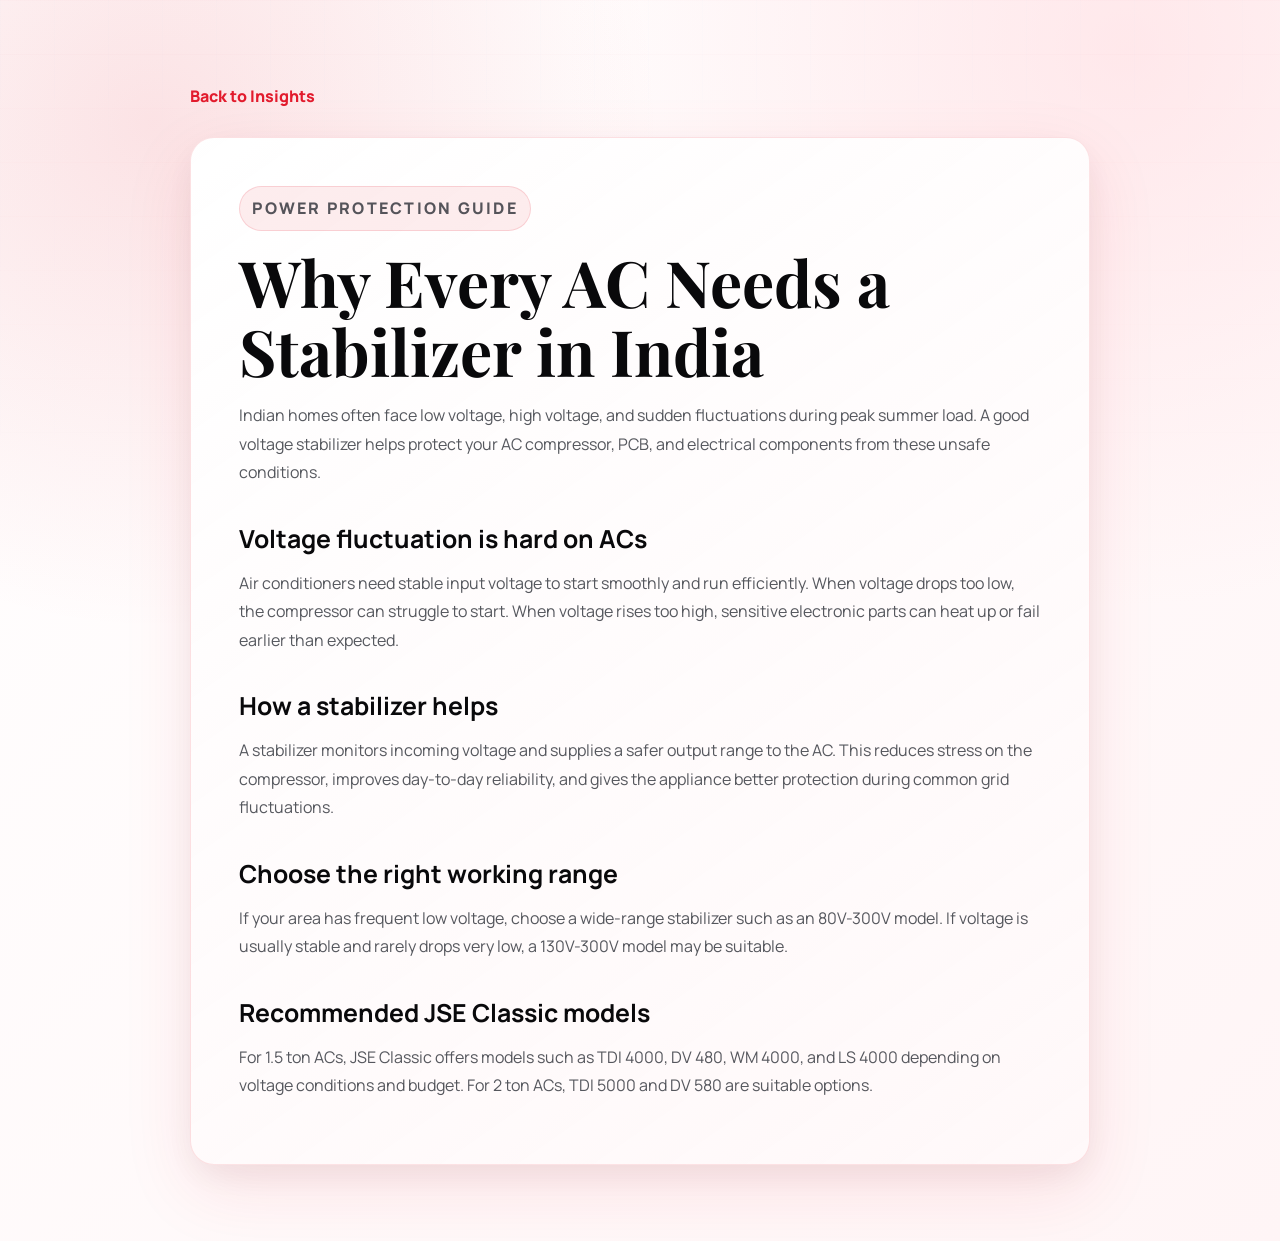
<file: articles/ac-stabilizer-india.html>
<!DOCTYPE html>
<html lang="en">
<head>
    <meta charset="UTF-8">
    <meta name="viewport" content="width=device-width, initial-scale=1.0">
    <meta name="description" content="Why every AC needs a stabilizer in India, explained by JSE Classic.">
    <title>Why Every AC Needs a Stabilizer in India | JSE Classic</title>
    <link rel="preconnect" href="https://fonts.googleapis.com">
    <link rel="preconnect" href="https://fonts.gstatic.com" crossorigin>
    <link href="https://fonts.googleapis.com/css2?family=Manrope:wght@400;500;600;700;800&family=Playfair+Display:wght@600;700&family=Poppins:wght@300;400;500;600;700&display=swap" rel="stylesheet">
    <link rel="stylesheet" href="../styles.css">
</head>
<body class="article-page">
    <main class="article-shell">
        <a class="article-back-link" href="../index.html#blog">Back to Insights</a>
        <article class="article-content">
            <p class="section-kicker">Power Protection Guide</p>
            <h1>Why Every AC Needs a Stabilizer in India</h1>
            <p class="article-lead">Indian homes often face low voltage, high voltage, and sudden fluctuations during peak summer load. A good voltage stabilizer helps protect your AC compressor, PCB, and electrical components from these unsafe conditions.</p>

            <h2>Voltage fluctuation is hard on ACs</h2>
            <p>Air conditioners need stable input voltage to start smoothly and run efficiently. When voltage drops too low, the compressor can struggle to start. When voltage rises too high, sensitive electronic parts can heat up or fail earlier than expected.</p>

            <h2>How a stabilizer helps</h2>
            <p>A stabilizer monitors incoming voltage and supplies a safer output range to the AC. This reduces stress on the compressor, improves day-to-day reliability, and gives the appliance better protection during common grid fluctuations.</p>

            <h2>Choose the right working range</h2>
            <p>If your area has frequent low voltage, choose a wide-range stabilizer such as an 80V-300V model. If voltage is usually stable and rarely drops very low, a 130V-300V model may be suitable.</p>

            <h2>Recommended JSE Classic models</h2>
            <p>For 1.5 ton ACs, JSE Classic offers models such as TDI 4000, DV 480, WM 4000, and LS 4000 depending on voltage conditions and budget. For 2 ton ACs, TDI 5000 and DV 580 are suitable options.</p>
        </article>
    </main>
</body>
</html>
</file>
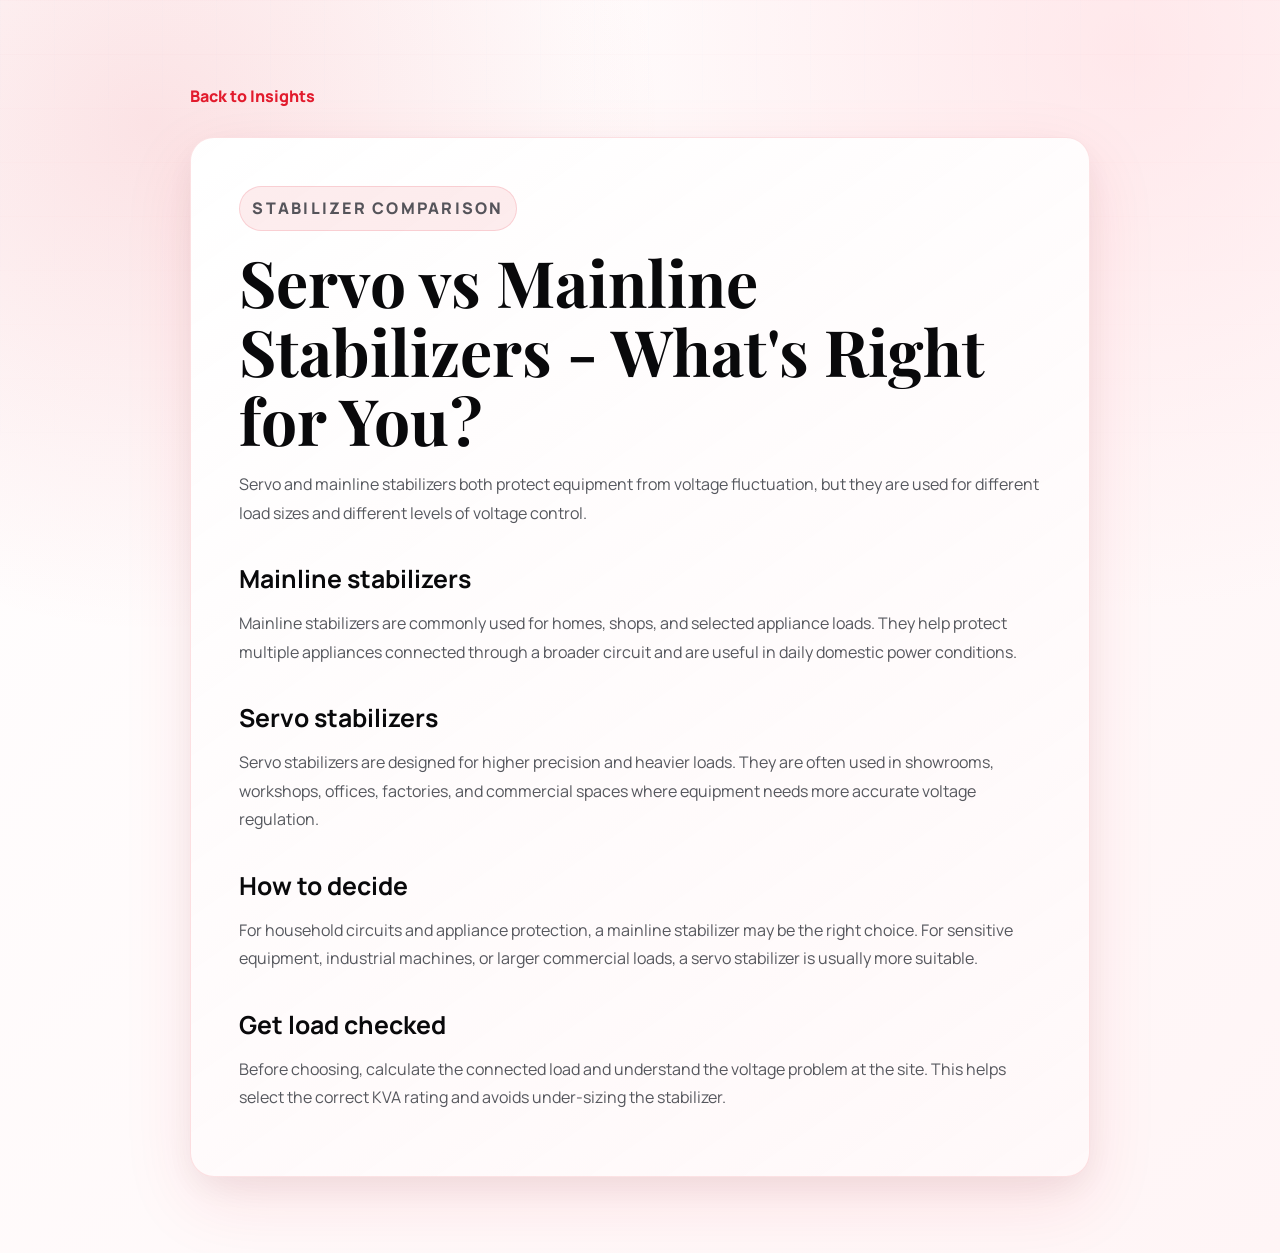
<file: articles/servo-vs-mainline-stabilizers.html>
<!DOCTYPE html>
<html lang="en">
<head>
    <meta charset="UTF-8">
    <meta name="viewport" content="width=device-width, initial-scale=1.0">
    <meta name="description" content="Compare servo and mainline stabilizers for homes, showrooms, and businesses.">
    <title>Servo vs Mainline Stabilizers - What's Right for You? | JSE Classic</title>
    <link rel="preconnect" href="https://fonts.googleapis.com">
    <link rel="preconnect" href="https://fonts.gstatic.com" crossorigin>
    <link href="https://fonts.googleapis.com/css2?family=Manrope:wght@400;500;600;700;800&family=Playfair+Display:wght@600;700&family=Poppins:wght@300;400;500;600;700&display=swap" rel="stylesheet">
    <link rel="stylesheet" href="../styles.css">
</head>
<body class="article-page">
    <main class="article-shell">
        <a class="article-back-link" href="../index.html#blog">Back to Insights</a>
        <article class="article-content">
            <p class="section-kicker">Stabilizer Comparison</p>
            <h1>Servo vs Mainline Stabilizers - What's Right for You?</h1>
            <p class="article-lead">Servo and mainline stabilizers both protect equipment from voltage fluctuation, but they are used for different load sizes and different levels of voltage control.</p>

            <h2>Mainline stabilizers</h2>
            <p>Mainline stabilizers are commonly used for homes, shops, and selected appliance loads. They help protect multiple appliances connected through a broader circuit and are useful in daily domestic power conditions.</p>

            <h2>Servo stabilizers</h2>
            <p>Servo stabilizers are designed for higher precision and heavier loads. They are often used in showrooms, workshops, offices, factories, and commercial spaces where equipment needs more accurate voltage regulation.</p>

            <h2>How to decide</h2>
            <p>For household circuits and appliance protection, a mainline stabilizer may be the right choice. For sensitive equipment, industrial machines, or larger commercial loads, a servo stabilizer is usually more suitable.</p>

            <h2>Get load checked</h2>
            <p>Before choosing, calculate the connected load and understand the voltage problem at the site. This helps select the correct KVA rating and avoids under-sizing the stabilizer.</p>
        </article>
    </main>
</body>
</html>
</file>
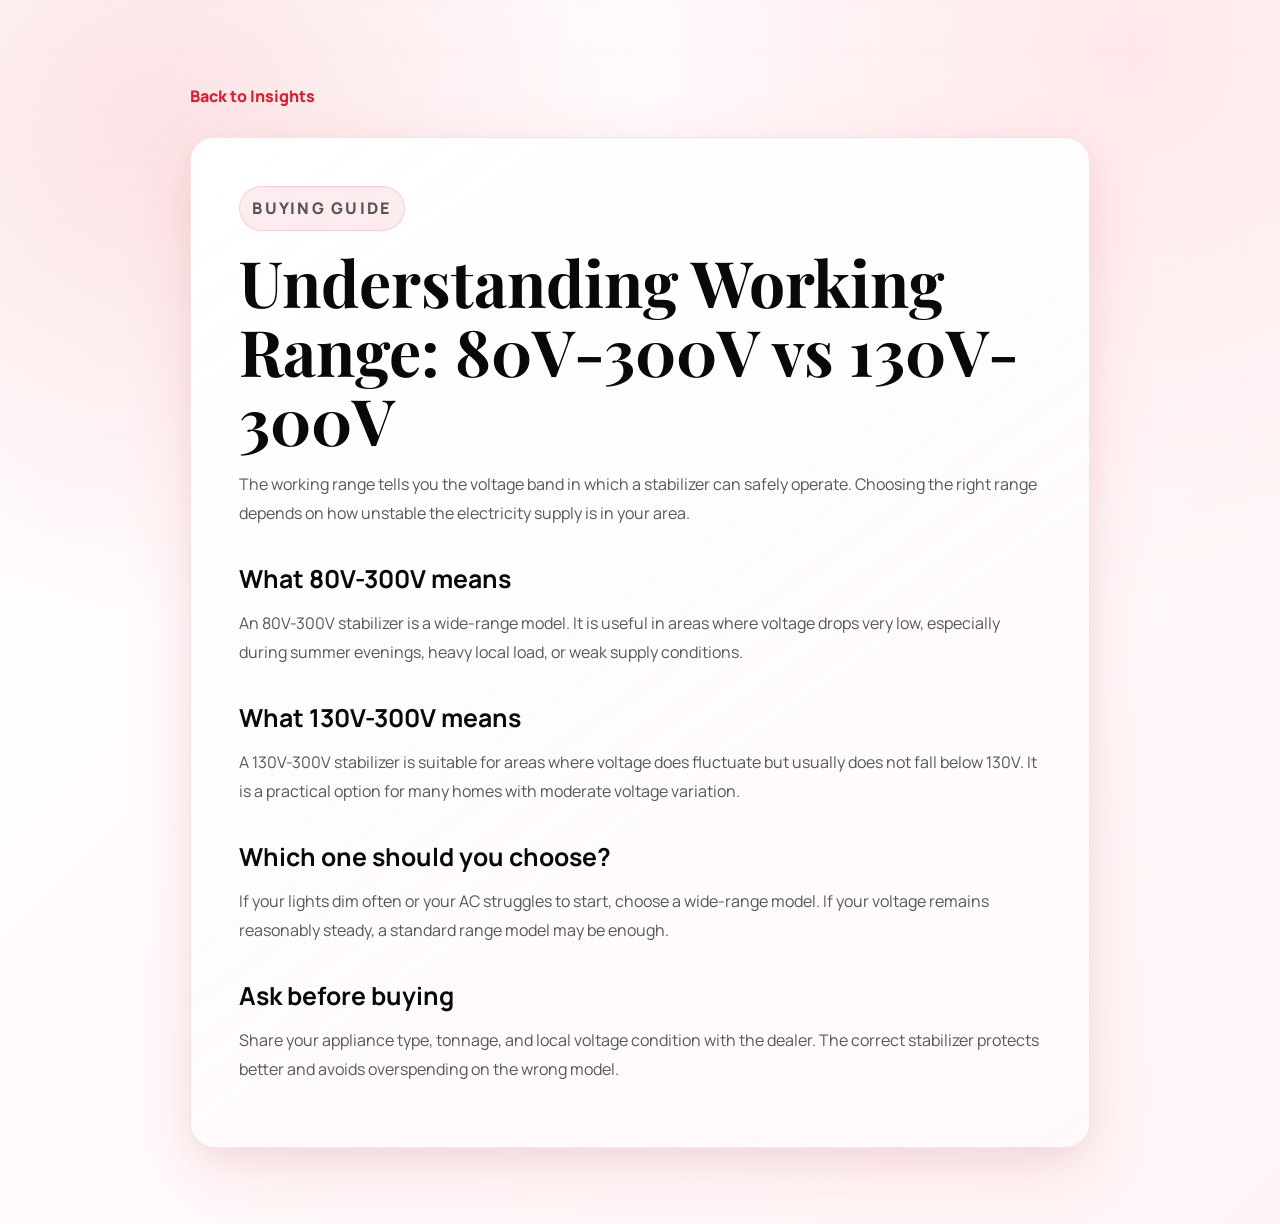
<file: articles/voltage-working-range.html>
<!DOCTYPE html>
<html lang="en">
<head>
    <meta charset="UTF-8">
    <meta name="viewport" content="width=device-width, initial-scale=1.0">
    <meta name="description" content="Understand 80V-300V and 130V-300V stabilizer working ranges.">
    <title>Understanding Working Range: 80V-300V vs 130V-300V | JSE Classic</title>
    <link rel="preconnect" href="https://fonts.googleapis.com">
    <link rel="preconnect" href="https://fonts.gstatic.com" crossorigin>
    <link href="https://fonts.googleapis.com/css2?family=Manrope:wght@400;500;600;700;800&family=Playfair+Display:wght@600;700&family=Poppins:wght@300;400;500;600;700&display=swap" rel="stylesheet">
    <link rel="stylesheet" href="../styles.css">
</head>
<body class="article-page">
    <main class="article-shell">
        <a class="article-back-link" href="../index.html#blog">Back to Insights</a>
        <article class="article-content">
            <p class="section-kicker">Buying Guide</p>
            <h1>Understanding Working Range: 80V-300V vs 130V-300V</h1>
            <p class="article-lead">The working range tells you the voltage band in which a stabilizer can safely operate. Choosing the right range depends on how unstable the electricity supply is in your area.</p>

            <h2>What 80V-300V means</h2>
            <p>An 80V-300V stabilizer is a wide-range model. It is useful in areas where voltage drops very low, especially during summer evenings, heavy local load, or weak supply conditions.</p>

            <h2>What 130V-300V means</h2>
            <p>A 130V-300V stabilizer is suitable for areas where voltage does fluctuate but usually does not fall below 130V. It is a practical option for many homes with moderate voltage variation.</p>

            <h2>Which one should you choose?</h2>
            <p>If your lights dim often or your AC struggles to start, choose a wide-range model. If your voltage remains reasonably steady, a standard range model may be enough.</p>

            <h2>Ask before buying</h2>
            <p>Share your appliance type, tonnage, and local voltage condition with the dealer. The correct stabilizer protects better and avoids overspending on the wrong model.</p>
        </article>
    </main>
</body>
</html>
</file>
<file: styles.css>
/* Reset and Base Styles */
* {
    margin: 0;
    padding: 0;
    box-sizing: border-box;
}

:root {
    --primary-blue: #1e3a5f;
    --deep-blue: #0f2537;
    --electric-green: #00d084;
    --green-accent: #00b875;
    --white: #ffffff;
    --light-gray: #f5f7fa;
    --gray: #6b7280;
    --dark-gray: #374151;
    --shadow-sm: 0 2px 4px rgba(0, 0, 0, 0.05);
    --shadow-md: 0 4px 6px rgba(0, 0, 0, 0.1);
    --shadow-lg: 0 10px 25px rgba(0, 0, 0, 0.15);
    --gradient-blue: linear-gradient(135deg, #1e3a5f 0%, #0f2537 100%);
    --gradient-green: linear-gradient(135deg, #00d084 0%, #00b875 100%);
}

html {
    scroll-behavior: smooth;
    scroll-padding-top: 92px;
}

body {
    font-family: 'Poppins', -apple-system, BlinkMacSystemFont, 'Segoe UI', Roboto, sans-serif;
    line-height: 1.6;
    color: var(--dark-gray);
    background-color: var(--white);
    overflow-x: hidden;
}

.container {
    max-width: 1200px;
    margin: 0 auto;
    padding: 0 20px;
}

/* Navigation */
.navbar {
    background-color: var(--white);
    box-shadow: var(--shadow-sm);
    position: sticky;
    top: 0;
    z-index: 1000;
    transition: all 0.3s ease;
}

.nav-wrapper {
    display: flex;
    justify-content: space-between;
    align-items: center;
    padding: 1rem 0;
}

.logo {
    display: flex;
    align-items: center;
    gap: 12px;
    font-size: 1.5rem;
    font-weight: 700;
    color: var(--primary-blue);
    text-decoration: none;
}

.logo-img {
    height: 45px;
    width: auto;
    object-fit: contain;
}

.logo-text {
    font-weight: 600;
}

.nav-menu {
    display: flex;
    list-style: none;
    gap: 2rem;
    align-items: center;
}

.nav-link {
    color: var(--dark-gray);
    text-decoration: none;
    font-weight: 500;
    font-size: 0.95rem;
    transition: color 0.3s ease;
    position: relative;
}

.nav-link:hover {
    color: var(--electric-green);
}

.nav-link::after {
    content: '';
    position: absolute;
    bottom: -5px;
    left: 0;
    width: 0;
    height: 2px;
    background-color: var(--electric-green);
    transition: width 0.3s ease;
}

.nav-link:hover::after {
    width: 100%;
}

.nav-toggle {
    display: none;
    flex-direction: column;
    background: none;
    border: none;
    cursor: pointer;
    gap: 4px;
}

.nav-toggle span {
    width: 25px;
    height: 3px;
    background-color: var(--primary-blue);
    transition: all 0.3s ease;
}

/* Hero Section */
.hero {
    position: relative;
    min-height: 90vh;
    display: flex;
    align-items: center;
    justify-content: center;
    overflow: hidden;
    padding: 100px 0 80px;
}


.hero-background {
    position: absolute;
    top: 0;
    left: 0;
    right: 0;
    bottom: 0;
    background: 
        radial-gradient(circle at 20% 50%, rgba(0, 208, 132, 0.1) 0%, transparent 50%),
        radial-gradient(circle at 80% 80%, rgba(0, 208, 132, 0.08) 0%, transparent 50%);
    opacity: 0.6;
}

.hero-sticker {
    position: absolute;
    top: 20px;
    right: 20px;
    z-index: 2;
    animation: float 3s ease-in-out infinite;
    overflow: hidden;
    border-radius: 12px;
    background: rgba(255, 255, 255, 0.1);
    backdrop-filter: blur(5px);
    padding: 8px;
}

.sticker-image {
    width: 150px;
    height: auto;
    max-width: 200px;
    object-fit: contain;
    object-position: center;
    filter: drop-shadow(0 4px 12px rgba(0, 0, 0, 0.3));
    transition: transform 0.3s ease;
    display: block;
    background: transparent;
}

.sticker-image:hover {
    transform: scale(1.05);
}

@keyframes float {
    0%, 100% {
        transform: translateY(0px);
    }
    50% {
        transform: translateY(-10px);
    }
}

.hero-content {
    position: relative;
    z-index: 1;
    text-align: center;
    color: var(--white);
    max-width: 800px;
    padding: 0 20px;
}

.hero-title {
    font-size: 3.5rem;
    font-weight: 700;
    margin-bottom: 1.5rem;
    line-height: 1.2;
    letter-spacing: -0.02em;
}

.hero-subtitle {
    font-size: 1.3rem;
    font-weight: 400;
    margin-bottom: 2.5rem;
    opacity: 0.95;
    line-height: 1.6;
}

.hero-buttons {
    display: flex;
    gap: 1rem;
    justify-content: center;
    flex-wrap: wrap;
}
/* Hero Video Background */
.hero-video {
    position: absolute;
    top: 50%;
    left: 50%;
    min-width: 100%;
    min-height: 100%;
    width: auto;
    height: auto;
    transform: translate(-50%, -50%);
    object-fit: cover;
    z-index: 0;
}

.hero-overlay {
    position: absolute;
    top: 0;
    left: 0;
    right: 0;
    bottom: 0;
    background: rgba(0, 0, 0, 0.45);
    z-index: 1;
}

.hero-content {
    position: relative;
    z-index: 2;
}

.btn {
    padding: 14px 32px;
    font-size: 1rem;
    font-weight: 600;
    border-radius: 8px;
    text-decoration: none;
    transition: all 0.3s ease;
    display: inline-block;
    border: 2px solid transparent;
    cursor: pointer;
}

.btn-primary {
    background: var(--electric-green);
    color: var(--white);
    box-shadow: var(--shadow-md);
}

.btn-primary:hover {
    background: var(--green-accent);
    transform: translateY(-2px);
    box-shadow: var(--shadow-lg);
}

.btn-secondary {
    background: transparent;
    color: var(--white);
    border-color: var(--white);
}

.btn-secondary:hover {
    background: var(--white);
    color: var(--primary-blue);
    transform: translateY(-2px);
}

.btn-whatsapp,
.footer-whatsapp-btn {
    background: linear-gradient(135deg, #ff2438, #b10818);
    color: #ffffff;
    border-color: rgba(255, 255, 255, 0.42);
    box-shadow: 0 18px 48px rgba(226, 27, 45, 0.26);
}

.btn-whatsapp:hover,
.footer-whatsapp-btn:hover {
    background: linear-gradient(135deg, #d90f22, #850711);
    color: #ffffff;
    transform: translateY(-2px);
    box-shadow: 0 22px 64px rgba(226, 27, 45, 0.36);
}

.footer-whatsapp-btn {
    display: inline-flex;
    align-items: center;
    justify-content: center;
    margin: 0.3rem 0 1rem;
    padding: 0.72rem 1.1rem;
    border-radius: 999px;
    font-weight: 800;
    text-decoration: none;
}

.sticky-whatsapp {
    position: fixed;
    left: 24px;
    bottom: 24px;
    z-index: 9999;
    display: inline-flex;
    align-items: center;
    gap: 0.62rem;
    min-height: 54px;
    padding: 0.78rem 1.08rem 0.78rem 0.78rem;
    border-radius: 999px;
    background: linear-gradient(135deg, #ff2438, #b10818);
    color: #ffffff;
    font-weight: 800;
    text-decoration: none;
    box-shadow: 0 18px 48px rgba(226, 27, 45, 0.34);
    animation: stickyWhatsAppPulse 2.4s ease-in-out infinite;
}

.sticky-whatsapp:hover {
    background: linear-gradient(135deg, #d90f22, #850711);
    color: #ffffff;
    transform: translateY(-3px);
    box-shadow: 0 24px 64px rgba(226, 27, 45, 0.42);
}

.sticky-whatsapp-icon {
    display: grid;
    place-items: center;
    width: 36px;
    height: 36px;
    border-radius: 999px;
    background: rgba(255, 255, 255, 0.92);
    color: #b10818;
}

.sticky-whatsapp-icon svg {
    width: 22px;
    height: 22px;
    fill: currentColor;
}

@keyframes stickyWhatsAppPulse {
    0%, 100% {
        box-shadow: 0 18px 48px rgba(226, 27, 45, 0.34), 0 0 0 0 rgba(226, 27, 45, 0.34);
    }
    50% {
        box-shadow: 0 18px 48px rgba(226, 27, 45, 0.34), 0 0 0 12px rgba(226, 27, 45, 0);
    }
}

/* Section Styles */
section {
    padding: 80px 0;
}

.section-header {
    text-align: center;
    margin-bottom: 4rem;
}

.section-title {
    font-size: 2.5rem;
    font-weight: 700;
    color: var(--primary-blue);
    margin-bottom: 1rem;
}

.section-subtitle {
    font-size: 1.1rem;
    color: var(--gray);
    max-width: 600px;
    margin: 0 auto;
}

/* About Section */
.about {
    background-color: var(--white);
}

.about-content {
    display: grid;
    grid-template-columns: 1fr 1fr;
    gap: 4rem;
    align-items: center;
}

.about-text h3 {
    font-size: 1.8rem;
    color: var(--primary-blue);
    margin-bottom: 1.5rem;
}

.about-text p {
    font-size: 1.05rem;
    color: var(--dark-gray);
    margin-bottom: 1.5rem;
    line-height: 1.8;
}

.about-features {
    display: flex;
    flex-direction: column;
    gap: 1rem;
    margin-top: 2rem;
}

.feature-item {
    display: flex;
    align-items: center;
    gap: 1rem;
}

.feature-icon {
    width: 32px;
    height: 32px;
    background: var(--gradient-green);
    color: var(--white);
    border-radius: 50%;
    display: flex;
    align-items: center;
    justify-content: center;
    font-weight: 700;
    flex-shrink: 0;
}

.about-image {
    position: relative;
}

.image-placeholder {
    width: 100%;
    height: 400px;
    border-radius: 12px;
    overflow: hidden;
    box-shadow: var(--shadow-lg);
    background: var(--light-gray);
}

.image-placeholder svg {
    width: 100%;
    height: 100%;
}

.about-product-image {
    width: 100%;
    height: 400px;
    object-fit: cover;
    border-radius: 12px;
    box-shadow: var(--shadow-lg);
}

/* Why Choose Section */
.why-choose {
    background: var(--light-gray);
}

.features-grid {
    display: grid;
    grid-template-columns: repeat(auto-fit, minmax(280px, 1fr));
    gap: 2rem;
}

.feature-card {
    background: var(--white);
    padding: 2.5rem 2rem;
    border-radius: 12px;
    box-shadow: var(--shadow-sm);
    transition: all 0.3s ease;
    text-align: center;
}

.feature-card:hover {
    transform: translateY(-5px);
    box-shadow: var(--shadow-md);
}

.feature-card-icon {
    font-size: 3rem;
    margin-bottom: 1.5rem;
    display: block;
}

.feature-card h3 {
    font-size: 1.3rem;
    color: var(--primary-blue);
    margin-bottom: 1rem;
    font-weight: 600;
}

.feature-card p {
    color: var(--gray);
    line-height: 1.7;
    font-size: 0.95rem;
}

/* Products Section */
.products {
    background-color: var(--white);
}

.products-grid {
    display: grid;
    grid-template-columns: repeat(auto-fit, minmax(260px, 1fr));
    gap: 2rem;
}

/* Quality Badges */
.quality-badges {
    display: flex;
    justify-content: center;
    flex-wrap: wrap;
    gap: 2rem;
    margin-bottom: 3rem;
    padding: 2rem;
    background: var(--light-gray);
    border-radius: 12px;
}

.badge-item {
    display: flex;
    align-items: center;
    gap: 0.75rem;
    padding: 0.75rem 1.5rem;
    background: var(--white);
    border-radius: 8px;
    box-shadow: var(--shadow-sm);
    font-weight: 500;
    color: var(--primary-blue);
}

.badge-icon {
    width: 28px;
    height: 28px;
    background: var(--gradient-green);
    color: var(--white);
    border-radius: 50%;
    display: flex;
    align-items: center;
    justify-content: center;
    font-weight: 700;
    font-size: 0.9rem;
}

/* Product Categories */
.product-categories {
    display: grid;
    grid-template-columns: repeat(auto-fit, minmax(300px, 1fr));
    gap: 2rem;
    margin-bottom: 4rem;
}

.category-section {
    background: var(--white);
    border: 2px solid var(--light-gray);
    border-radius: 12px;
    padding: 2rem;
    transition: all 0.3s ease;
}

.category-section:hover {
    border-color: var(--electric-green);
    box-shadow: var(--shadow-md);
    transform: translateY(-3px);
}

.category-header {
    display: flex;
    align-items: center;
    gap: 1rem;
    margin-bottom: 1.5rem;
    padding-bottom: 1rem;
    border-bottom: 2px solid var(--light-gray);
}

.category-icon {
    font-size: 2rem;
}

.category-header h3 {
    font-size: 1.5rem;
    color: var(--primary-blue);
    font-weight: 600;
    margin: 0;
}

.category-details {
    display: flex;
    flex-direction: column;
    gap: 1rem;
}

.detail-item {
    color: var(--dark-gray);
    line-height: 1.7;
}

.detail-item strong {
    color: var(--primary-blue);
    font-weight: 600;
}

.range-list {
    list-style: none;
    padding-left: 1.5rem;
    margin-top: 0.5rem;
}

.range-list li {
    position: relative;
    padding-left: 1rem;
    margin-bottom: 0.5rem;
    color: var(--gray);
}

.range-list li::before {
    content: "•";
    color: var(--electric-green);
    font-weight: bold;
    position: absolute;
    left: 0;
}

/* Product Models Section */
.product-models-section {
    margin-bottom: 4rem;
}

.models-section-title {
    font-size: 1.8rem;
    color: var(--primary-blue);
    margin-bottom: 2rem;
    font-weight: 600;
    text-align: center;
}

.models-grid {
    display: grid;
    grid-template-columns: repeat(auto-fit, minmax(260px, 1fr));
    gap: 2rem;
}

/* Ensure models-grid product cards match air cooler styling */
.models-grid .product-card {
    background: var(--white);
    padding: 2.5rem 2rem;
    border-radius: 12px;
    border: 2px solid var(--light-gray);
    transition: all 0.3s ease;
    text-align: center;
}

.models-grid .product-card:hover {
    border-color: var(--electric-green);
    box-shadow: var(--shadow-md);
    transform: translateY(-5px);
}

.model-card {
    background: var(--white);
    border: 2px solid var(--light-gray);
    border-radius: 12px;
    padding: 1.5rem;
    transition: all 0.3s ease;
    text-align: center;
}

.model-card:hover {
    border-color: var(--electric-green);
    box-shadow: var(--shadow-md);
    transform: translateY(-3px);
}

.model-card h4 {
    font-size: 1.3rem;
    color: var(--primary-blue);
    margin-bottom: 1rem;
    font-weight: 600;
}

.model-details {
    display: flex;
    flex-direction: column;
    gap: 0.75rem;
}

.model-details p {
    color: var(--dark-gray);
    font-size: 0.95rem;
    line-height: 1.6;
    margin: 0;
}

.model-details strong {
    color: var(--primary-blue);
    font-weight: 600;
}

.model-details .price {
    font-size: 1.2rem;
    font-weight: 700;
    color: var(--electric-green);
    margin: 0.5rem 0;
}

.product-card {
    background: var(--white);
    padding: 2.5rem 2rem;
    border-radius: 12px;
    border: 2px solid var(--light-gray);
    transition: all 0.3s ease;
    text-align: center;
}

.product-card:hover {
    border-color: var(--electric-green);
    box-shadow: var(--shadow-md);
    transform: translateY(-5px);
}

.product-icon {
    font-size: 3.5rem;
    margin-bottom: 1.5rem;
    display: block;
}

.product-image-container {
    width: 100%;
    height: 200px;
    margin-bottom: 1.5rem;
    border-radius: 8px;
    overflow: hidden;
    background: var(--light-gray);
}

.product-image {
    width: 100%;
    height: 100%;
    object-fit: cover;
    transition: transform 0.3s ease;
}

.product-card:hover .product-image {
    transform: scale(1.05);
}

.product-card h3 {
    font-size: 1.4rem;
    color: var(--primary-blue);
    margin-bottom: 1rem;
    font-weight: 600;
}

.product-card p {
    color: var(--gray);
    line-height: 1.7;
    margin-bottom: 1.5rem;
    font-size: 0.95rem;
}

.product-link {
    color: var(--electric-green);
    text-decoration: none;
    font-weight: 600;
    transition: all 0.3s ease;
    display: inline-block;
}

.product-link:hover {
    color: var(--green-accent);
    transform: translateX(5px);
}

.product-link-btn {
    background: none;
    border: none;
    color: var(--electric-green);
    text-decoration: none;
    font-weight: 600;
    font-size: 1rem;
    font-family: 'Poppins', sans-serif;
    cursor: pointer;
    transition: all 0.3s ease;
    display: inline-block;
    padding: 0;
    margin-top: 0.5rem;
}

.product-link-btn:hover {
    color: var(--green-accent);
    transform: translateX(5px);
}

.specs-preview {
    display: block;
}

.specs-full {
    max-height: 0;
    overflow: hidden;
    opacity: 0;
    visibility: hidden;
    transition: max-height 0.4s ease-out, opacity 0.4s ease-out, margin-top 0.4s ease-out, visibility 0.4s ease-out;
    margin-top: 0;
    display: block;
}

.specs-full.show {
    max-height: 500px;
    opacity: 1;
    visibility: visible;
    margin-top: 0.5rem;
    display: block;
}

.product-specs {
    text-align: left;
    margin: 1rem 0;
}

.product-specs p {
    color: var(--dark-gray);
    font-size: 0.9rem;
    line-height: 1.8;
    margin-bottom: 0.5rem;
    padding-left: 1rem;
    position: relative;
}

.product-specs p::before {
    content: "•";
    color: var(--electric-green);
    font-weight: bold;
    position: absolute;
    left: 0;
}

.product-specs p strong {
    color: var(--primary-blue);
    font-weight: 600;
}

.product-specs .price {
    font-size: 1.2rem;
    font-weight: 700;
    color: var(--electric-green);
    margin: 0.5rem 0;
}

.product-specs .specs-preview .price {
    font-size: 1.2rem;
    font-weight: 700;
    color: var(--electric-green);
    margin: 0.5rem 0;
}

/* Videos Section */
.videos {
    background-color: var(--white);
}

.video-grid {
    display: grid;
    grid-template-columns: repeat(auto-fit, minmax(260px, 1fr));
    gap: 2rem;
}

.video-card {
    background: var(--white);
    border-radius: 12px;
    border: 2px solid var(--light-gray);
    padding: 2rem;
    box-shadow: var(--shadow-sm);
    text-align: left;
    transition: all 0.3s ease;
}

.video-card:hover {
    border-color: var(--electric-green);
    box-shadow: var(--shadow-md);
    transform: translateY(-4px);
}

.video-thumbnail {
    width: 100%;
    height: 180px;
    border-radius: 10px;
    background: radial-gradient(circle at top, rgba(255, 255, 255, 0.2), transparent),
                linear-gradient(135deg, #1e3a5f, #0f2537);
    display: flex;
    align-items: center;
    justify-content: center;
    margin-bottom: 1.5rem;
    position: relative;
    overflow: hidden;
}

.play-icon {
    width: 56px;
    height: 56px;
    border-radius: 50%;
    background: var(--electric-green);
    color: var(--white);
    display: flex;
    align-items: center;
    justify-content: center;
    font-size: 1.4rem;
    box-shadow: 0 8px 20px rgba(0, 0, 0, 0.25);
}

.video-card h3 {
    font-size: 1.3rem;
    color: var(--primary-blue);
    margin-bottom: 0.75rem;
}

.video-card p {
    color: var(--gray);
    font-size: 0.95rem;
    line-height: 1.7;
    margin-bottom: 1rem;
}

/* Team Section */
.team {
    background-color: var(--light-gray);
}

.team-grid {
    display: grid;
    grid-template-columns: repeat(auto-fit, minmax(220px, 1fr));
    gap: 2rem;
}

.team-card {
    background: var(--white);
    border-radius: 12px;
    padding: 2rem 1.75rem;
    text-align: center;
    box-shadow: var(--shadow-sm);
    transition: all 0.3s ease;
    border: 2px solid transparent;
}

.team-card:hover {
    border-color: var(--electric-green);
    box-shadow: var(--shadow-md);
    transform: translateY(-4px);
}

.team-avatar {
    background: var(--gradient-blue);
    color: var(--white);
    display: flex;
    align-items: center;
    justify-content: center;
    font-weight: 700;
    margin: 0 auto 1rem;
    width: 80px;
    height: 80px;
    border-radius: 50%;
    overflow: hidden;
}
.team-avatar img{
    width:100%;
    height:100%;
    object-fit:cover;
    border-radius:50%;
}

.team-card h3 {
    font-size: 1.2rem;
    color: var(--primary-blue);
    margin-bottom: 0.25rem;
}

.team-role {
    font-size: 0.95rem;
    color: var(--electric-green);
    font-weight: 600;
    margin-bottom: 0.75rem;
}

.team-bio {
    font-size: 0.9rem;
    color: var(--gray);
    line-height: 1.7;
}

/* Blog Section */
.blog {
    background-color: var(--white);
}

.blog-grid {
    display: grid;
    grid-template-columns: repeat(auto-fit, minmax(260px, 1fr));
    gap: 2rem;
}

.blog-card {
    background: var(--white);
    border-radius: 12px;
    border: 2px solid var(--light-gray);
    padding: 2rem;
    box-shadow: var(--shadow-sm);
    transition: all 0.3s ease;
}

.blog-card:hover {
    border-color: var(--electric-green);
    box-shadow: var(--shadow-md);
    transform: translateY(-4px);
}

.blog-card h3 {
    font-size: 1.25rem;
    color: var(--primary-blue);
    margin-bottom: 0.75rem;
}

.blog-card p {
    color: var(--gray);
    font-size: 0.95rem;
    line-height: 1.7;
    margin-bottom: 1rem;
}

.article-page {
    min-height: 100vh;
    background:
        radial-gradient(circle at 12% 10%, rgba(226, 27, 45, 0.12), transparent 32%),
        radial-gradient(circle at 88% 4%, rgba(255, 208, 214, 0.44), transparent 34%),
        linear-gradient(135deg, #ffffff, #fff5f6);
}

.article-shell {
    width: min(900px, calc(100% - 32px));
    margin: 0 auto;
    padding: clamp(32px, 6vw, 76px) 0;
}

.article-back-link {
    display: inline-flex;
    align-items: center;
    min-height: 42px;
    margin-bottom: 1.2rem;
    color: var(--campaign-red);
    font-weight: 800;
    text-decoration: none;
}

.article-back-link:hover {
    color: #8b0712;
    transform: translateX(-3px);
}

.article-content {
    padding: clamp(1.4rem, 4vw, 3rem);
    border: 1px solid rgba(226, 27, 45, 0.12);
    border-radius: 24px;
    background:
        linear-gradient(145deg, rgba(255, 255, 255, 0.96), rgba(255, 247, 248, 0.84)),
        #ffffff;
    box-shadow: 0 24px 70px rgba(226, 27, 45, 0.1), 0 12px 34px rgba(15, 23, 42, 0.06);
}

.article-content h1 {
    margin: 0 0 1rem;
    color: var(--campaign-black);
    font-family: 'Playfair Display', serif;
    font-size: clamp(2.2rem, 5vw, 4rem);
    line-height: 1.08;
}

.article-lead {
    color: rgba(32, 36, 44, 0.78);
    font-size: clamp(1.05rem, 2vw, 1.25rem);
    line-height: 1.8;
}

.article-content h2 {
    margin: 2rem 0 0.65rem;
    color: var(--campaign-black);
    font-size: clamp(1.25rem, 2vw, 1.55rem);
}

.article-content p {
    margin: 0 0 1rem;
    color: rgba(32, 36, 44, 0.76);
    font-size: 1rem;
    line-height: 1.78;
}

/* Reviews Section */
.reviews {
    background-color: var(--light-gray);
}

.reviews-grid {
    display: grid;
    grid-template-columns: repeat(auto-fit, minmax(260px, 1fr));
    gap: 2rem;
}

.reviews-carousel {
    position: relative;
    overflow: hidden;
    padding: 0.75rem 0;
}

.reviews-carousel::before,
.reviews-carousel::after {
    content: "";
    position: absolute;
    top: 0;
    bottom: 0;
    z-index: 2;
    width: clamp(2rem, 8vw, 7rem);
    pointer-events: none;
}

.reviews-carousel::before {
    left: 0;
    background: linear-gradient(90deg, var(--light-gray), rgba(248, 249, 250, 0));
}

.reviews-carousel::after {
    right: 0;
    background: linear-gradient(270deg, var(--light-gray), rgba(248, 249, 250, 0));
}

.reviews-track {
    display: flex;
    width: max-content;
    animation: dealerReviewsMove 85s linear infinite;
    will-change: transform;
}

.reviews-carousel:hover .reviews-track {
    animation-play-state: paused;
}

.reviews-set {
    display: flex;
    gap: 1.25rem;
    padding-right: 1.25rem;
}

.reviews-carousel .review-card {
    flex: 0 0 min(340px, calc(100vw - 3rem));
}

@keyframes dealerReviewsMove {
    from {
        transform: translateX(-50%);
    }

    to {
        transform: translateX(0);
    }
}

.review-card {
    background: var(--white);
    border-radius: 12px;
    padding: 2rem;
    box-shadow: var(--shadow-sm);
    border-left: 4px solid var(--electric-green);
}

.review-stars {
    color: #fbbf24;
    font-size: 1.1rem;
    margin-bottom: 0.75rem;
}

.review-text {
    font-size: 0.95rem;
    color: var(--dark-gray);
    line-height: 1.8;
    margin-bottom: 0.75rem;
}

.review-author {
    font-size: 0.9rem;
    color: var(--gray);
    font-weight: 500;
}

/* Happy Customers Section */
.customers {
    background-color: var(--white);
}

.customers-grid {
    display: grid;
    grid-template-columns: repeat(auto-fit, minmax(220px, 1fr));
    gap: 2rem;
}

.customers-video-grid {
    margin-bottom: 3rem;
}

.customer-card {
    background: var(--white);
    border-radius: 12px;
    border: 2px solid var(--light-gray);
    padding: 2rem 1.75rem;
    box-shadow: var(--shadow-sm);
    transition: all 0.3s ease;
}

.customer-card:hover {
    border-color: var(--electric-green);
    box-shadow: var(--shadow-md);
    transform: translateY(-4px);
}

.customer-card h3 {
    font-size: 1.2rem;
    color: var(--primary-blue);
    margin-bottom: 0.5rem;
}

.customer-card p {
    font-size: 0.95rem;
    color: var(--gray);
    line-height: 1.7;
}

/* Certificates Section */
.certificates {
    background-color: var(--light-gray);
}

.cert-grid {
    display: grid;
    grid-template-columns: repeat(auto-fit, minmax(260px, 1fr));
    gap: 2rem;
}

.cert-card {
    background: var(--white);
    border-radius: 12px;
    padding: 2rem;
    box-shadow: var(--shadow-sm);
    border-top: 4px solid var(--electric-green);
    text-align: left;
}

.cert-card h3 {
    font-size: 1.25rem;
    color: var(--primary-blue);
    margin-bottom: 0.75rem;
}

.cert-card p {
    font-size: 0.95rem;
    color: var(--gray);
    line-height: 1.7;
}

/* FAQ Section */
.faq {
    background-color: var(--light-gray);
}

.faq-list {
    max-width: 800px;
    margin: 0 auto;
}

.faq-item {
    background: var(--white);
    border-radius: 12px;
    margin-bottom: 1rem;
    border: 2px solid var(--light-gray);
    overflow: hidden;
    transition: border-color 0.3s ease, box-shadow 0.3s ease;
}

.faq-item:hover {
    border-color: rgba(0, 208, 132, 0.4);
}

.faq-item.active {
    border-color: var(--electric-green);
    box-shadow: var(--shadow-md);
}

.faq-question {
    width: 100%;
    display: flex;
    justify-content: space-between;
    align-items: center;
    padding: 1.25rem 1.5rem;
    background: none;
    border: none;
    font-family: 'Poppins', sans-serif;
    font-size: 1.05rem;
    font-weight: 600;
    color: var(--primary-blue);
    text-align: left;
    cursor: pointer;
    transition: background 0.2s ease;
}

.faq-question:hover {
    background: rgba(0, 208, 132, 0.06);
}

.faq-icon {
    font-size: 1.5rem;
    color: var(--electric-green);
    flex-shrink: 0;
    margin-left: 1rem;
    transition: transform 0.3s ease;
}

.faq-item.active .faq-icon {
    transform: rotate(45deg);
}

.faq-answer {
    max-height: 0;
    overflow: hidden;
    transition: max-height 0.35s ease-out;
}

.faq-item.active .faq-answer {
    max-height: 400px;
}

.faq-answer p {
    padding: 0 1.5rem 1.25rem;
    margin: 0;
    color: var(--gray);
    line-height: 1.8;
    font-size: 0.98rem;
    border-top: 1px solid var(--light-gray);
}

/* About Air Coolers Section */
.about-coolers {
    background-color: var(--white);
}

.about-coolers-content {
    display: grid;
    grid-template-columns: 1fr 1fr;
    gap: 3rem;
    align-items: start;
}

.about-coolers-text h3 {
    font-size: 1.8rem;
    color: var(--primary-blue);
    margin-bottom: 1.5rem;
}

.about-coolers-text p {
    font-size: 1.05rem;
    color: var(--dark-gray);
    margin-bottom: 1.5rem;
    line-height: 1.8;
}

.about-coolers-features {
    display: flex;
    flex-direction: column;
    gap: 1rem;
    margin: 1.5rem 0;
}

.cooler-feature {
    display: flex;
    align-items: center;
    gap: 1rem;
}

.cooler-feature-icon {
    font-size: 1.5rem;
    flex-shrink: 0;
}

.about-coolers-tagline {
    font-weight: 600;
    color: var(--primary-blue);
}

.about-coolers-visual {
    display: flex;
    flex-direction: column;
    gap: 1.5rem;
}

.cooler-highlights {
    display: flex;
    flex-direction: column;
    gap: 1rem;
}

.cooler-highlight-card {
    background: var(--light-gray);
    border-radius: 12px;
    padding: 1.5rem 2rem;
    border-left: 4px solid var(--electric-green);
}

.cooler-highlight-card strong {
    color: var(--primary-blue);
    font-size: 1.1rem;
}

.cooler-highlight-card p {
    color: var(--gray);
    margin: 0.5rem 0 0;
    font-size: 0.95rem;
    line-height: 1.6;
}

@media (max-width: 968px) {
    .about-coolers-content {
        grid-template-columns: 1fr;
    }
}

/* Chatbot Widget */
.chatbot-widget {
    position: fixed;
    bottom: 24px;
    right: 24px;
    z-index: 9999;
    font-family: 'Poppins', sans-serif;
}

.chatbot-panel {
    position: absolute;
    bottom: 60px;
    right: 0;
    width: 360px;
    max-width: calc(100vw - 48px);
    max-height: 480px;
    background: var(--white);
    border-radius: 16px;
    box-shadow: 0 12px 40px rgba(0, 0, 0, 0.2);
    border: 2px solid var(--light-gray);
    display: flex;
    flex-direction: column;
    opacity: 0;
    visibility: hidden;
    transform: translateY(10px) scale(0.95);
    transition: opacity 0.25s ease, transform 0.25s ease, visibility 0.25s ease;
}

.chatbot-panel.open {
    opacity: 1;
    visibility: visible;
    transform: translateY(0) scale(1);
}

.chatbot-panel[aria-hidden="false"] {
    opacity: 1;
    visibility: visible;
    transform: translateY(0) scale(1);
}

.chatbot-header {
    background: var(--gradient-blue);
    color: var(--white);
    padding: 1rem 1.25rem 1.25rem;
    border-radius: 14px 14px 0 0;
    position: relative;
}

.chatbot-header h3 {
    font-size: 1.2rem;
    margin: 0 0 0.25rem 0;
    font-weight: 600;
}

.chatbot-header p {
    font-size: 0.85rem;
    opacity: 0.9;
    margin: 0;
}

.chatbot-close {
    position: absolute;
    top: 0.75rem;
    right: 0.75rem;
    width: 32px;
    height: 32px;
    border: none;
    background: rgba(255, 255, 255, 0.2);
    color: var(--white);
    font-size: 1.5rem;
    line-height: 1;
    border-radius: 8px;
    cursor: pointer;
    display: flex;
    align-items: center;
    justify-content: center;
    transition: background 0.2s ease;
}

.chatbot-close:hover {
    background: rgba(255, 255, 255, 0.3);
}

.chatbot-messages {
    flex: 1;
    overflow-y: auto;
    padding: 1rem;
    display: flex;
    flex-direction: column;
    gap: 0.75rem;
    min-height: 200px;
    max-height: 320px;
}

.chatbot-msg {
    max-width: 85%;
    padding: 0.75rem 1rem;
    border-radius: 12px;
    font-size: 0.9rem;
    line-height: 1.6;
}

.chatbot-msg.bot {
    align-self: flex-start;
    background: var(--light-gray);
    color: var(--dark-gray);
    border-bottom-left-radius: 4px;
}

.chatbot-msg.user {
    align-self: flex-end;
    background: var(--gradient-blue);
    color: var(--white);
    border-bottom-right-radius: 4px;
}

.chatbot-msg p {
    margin: 0;
}

.chatbot-input-wrap {
    display: flex;
    gap: 0.5rem;
    padding: 1rem;
    border-top: 1px solid var(--light-gray);
    background: var(--white);
    border-radius: 0 0 14px 14px;
}

.chatbot-input {
    flex: 1;
    padding: 0.75rem 1rem;
    border: 2px solid var(--light-gray);
    border-radius: 10px;
    font-family: 'Poppins', sans-serif;
    font-size: 0.95rem;
    outline: none;
    transition: border-color 0.2s ease;
}

.chatbot-input:focus {
    border-color: var(--electric-green);
}

.chatbot-send {
    padding: 0.75rem 1.25rem;
    background: var(--electric-green);
    color: var(--white);
    border: none;
    border-radius: 10px;
    font-family: 'Poppins', sans-serif;
    font-weight: 600;
    font-size: 0.9rem;
    cursor: pointer;
    transition: background 0.2s ease, transform 0.2s ease;
}

.chatbot-send:hover {
    background: var(--green-accent);
    transform: scale(1.02);
}

.chatbot-toggle {
    width: auto;
    min-width: 56px;
    height: 56px;
    gap: 0.5rem;
    padding: 0 1.05rem;
    border-radius: 999px;
    background: var(--gradient-blue);
    border: none;
    color: var(--white);
    cursor: pointer;
    box-shadow: 0 4px 20px rgba(30, 58, 95, 0.4);
    display: flex;
    align-items: center;
    justify-content: center;
    transition: transform 0.2s ease, box-shadow 0.2s ease;
}

.chatbot-toggle:hover {
    transform: scale(1.08);
    box-shadow: 0 6px 24px rgba(30, 58, 95, 0.5);
}

.chatbot-toggle-icon {
    font-size: 1.6rem;
}

.chatbot-toggle-text {
    font-size: 0.88rem;
    font-weight: 800;
    white-space: nowrap;
}

@media (max-width: 640px) {
    .chatbot-widget {
        bottom: 16px;
        right: 16px;
    }

    .sticky-whatsapp {
        left: 16px;
        bottom: 16px;
        min-height: 50px;
        padding: 0.66rem;
    }

    .sticky-whatsapp span:last-child {
        display: none;
    }
    .chatbot-panel {
        width: calc(100vw - 32px);
        right: 0;
        max-height: 70vh;
    }
    .chatbot-messages {
        max-height: 240px;
    }
}

/* Trust Section */
.trust-section {
    background: var(--gradient-blue);
    padding: 60px 0;
}

.stats-grid {
    display: grid;
    grid-template-columns: repeat(auto-fit, minmax(250px, 1fr));
    gap: 3rem;
}

.stat-card {
    text-align: center;
    color: var(--white);
}

.stat-number {
    font-size: 3.5rem;
    font-weight: 700;
    margin-bottom: 0.5rem;
    color: var(--electric-green);
}

.stat-label {
    font-size: 1.2rem;
    font-weight: 500;
    opacity: 0.95;
}

/* Footer */
.footer {
    background-color: var(--deep-blue);
    color: var(--white);
    padding: 60px 0 30px;
}

.footer-content {
    display: grid;
    grid-template-columns: repeat(auto-fit, minmax(250px, 1fr));
    gap: 3rem;
    margin-bottom: 3rem;
}

.footer-logo {
    display: flex;
    align-items: center;
    gap: 12px;
    margin-bottom: 1.5rem;
}

.footer-logo .logo-img {
    height: 40px;
}

.footer-logo .logo-text {
    font-size: 1.3rem;
    font-weight: 600;
    color: var(--white);
}

.footer-description {
    font-size: 1.1rem;
    font-weight: 600;
    color: var(--electric-green);
    margin-bottom: 1rem;
}

.footer-tagline {
    color: rgba(255, 255, 255, 0.8);
    line-height: 1.7;
    font-size: 0.95rem;
}

.footer-section h4 {
    font-size: 1.2rem;
    margin-bottom: 1.5rem;
    color: var(--white);
    font-weight: 600;
}

.footer-links {
    list-style: none;
}

.footer-links li {
    margin-bottom: 0.8rem;
}

.footer-links a {
    color: rgba(255, 255, 255, 0.8);
    text-decoration: none;
    transition: color 0.3s ease;
}

.footer-links a:hover {
    color: var(--electric-green);
}

.footer-contact {
    list-style: none;
    color: rgba(255, 255, 255, 0.8);
}

.footer-contact li {
    margin-bottom: 1rem;
    line-height: 1.6;
}

.footer-bottom {
    text-align: center;
    padding-top: 2rem;
    border-top: 1px solid rgba(255, 255, 255, 0.1);
    color: rgba(255, 255, 255, 0.7);
    font-size: 0.9rem;
}

/* Responsive Design */
@media (max-width: 968px) {
    .nav-menu {
        position: fixed;
        left: -100%;
        top: 70px;
        flex-direction: column;
        background-color: var(--white);
        width: 100%;
        text-align: center;
        transition: 0.3s;
        box-shadow: var(--shadow-md);
        padding: 2rem 0;
        gap: 0;
    }

    .nav-menu.active {
        left: 0;
    }

    .nav-menu li {
        width: 100%;
        padding: 1rem 0;
    }

    .nav-toggle {
        display: flex;
    }

    .nav-toggle.active span:nth-child(1) {
        transform: rotate(45deg) translate(8px, 8px);
    }

    .nav-toggle.active span:nth-child(2) {
        opacity: 0;
    }

    .nav-toggle.active span:nth-child(3) {
        transform: rotate(-45deg) translate(7px, -7px);
    }

    .hero-title {
        font-size: 2.5rem;
    }

    .hero-subtitle {
        font-size: 1.1rem;
    }

    .about-content {
        grid-template-columns: 1fr;
        gap: 3rem;
    }

    .section-title {
        font-size: 2rem;
    }

    .stats-grid {
        gap: 2rem;
    }

    .stat-number {
        font-size: 2.5rem;
    }

    .hero-sticker {
        top: 10px;
        right: 10px;
    }

    .sticker-image {
        max-width: 100px;
    }
}

@media (max-width: 640px) {
    .hero {
        min-height: 70vh;
        padding: 80px 0 60px;
    }

    .hero-title {
        font-size: 2rem;
    }

    .hero-subtitle {
        font-size: 1rem;
    }

    .hero-buttons {
        flex-direction: column;
        width: 100%;
    }

    .btn {
        width: 100%;
        text-align: center;
    }

    section {
        padding: 60px 0;
    }

    .section-title {
        font-size: 1.8rem;
    }

    .features-grid,
    .products-grid {
        grid-template-columns: 1fr;
    }

    .stat-number {
        font-size: 2rem;
    }

    .footer-content {
        grid-template-columns: 1fr;
        gap: 2rem;
    }

    .hero-sticker {
        top: 10px;
        right: 10px;
    }

    .sticker-image {
        max-width: 80px;
    }

    .quality-badges {
        gap: 1rem;
        padding: 1.5rem 1rem;
    }

    .badge-item {
        padding: 0.5rem 1rem;
        font-size: 0.9rem;
    }

    .product-categories {
        grid-template-columns: 1fr;
    }

    .category-section {
        padding: 1.5rem;
    }

    .category-header h3 {
        font-size: 1.3rem;
    }

    .models-grid {
        grid-template-columns: 1fr;
    }

    .models-section-title {
        font-size: 1.5rem;
    }
}

/* Smooth Animations */
@keyframes fadeInUp {
    from {
        opacity: 0;
        transform: translateY(30px);
    }
    to {
        opacity: 1;
        transform: translateY(0);
    }
}

.feature-card,
.product-card {
    animation: fadeInUp 0.6s ease-out;
}

/* Premium Black and Gold Theme */
:root {
    --primary-blue: #d7b76a;
    --deep-blue: #060606;
    --electric-green: #d7b76a;
    --green-accent: #f0d890;
    --white: #f8f3e7;
    --light-gray: #121212;
    --gray: #b8ad96;
    --dark-gray: #efe6d1;
    --ink: #050505;
    --charcoal: #0b0b0b;
    --panel: #15120d;
    --panel-soft: #1f1a12;
    --gold: #d7b76a;
    --gold-bright: #f2dc98;
    --gold-muted: #8d7439;
    --cream: #f8f3e7;
    --shadow-sm: 0 10px 30px rgba(0, 0, 0, 0.26);
    --shadow-md: 0 18px 55px rgba(0, 0, 0, 0.34);
    --shadow-lg: 0 28px 80px rgba(0, 0, 0, 0.5);
    --gradient-blue: linear-gradient(135deg, #090909 0%, #1b150c 52%, #080808 100%);
    --gradient-green: linear-gradient(135deg, #f4df9a 0%, #c99c3b 48%, #7a5b20 100%);
}

body {
    color: var(--cream);
    background:
        linear-gradient(180deg, #050505 0%, #0c0a07 35%, #050505 100%);
}

body::before {
    content: "";
    position: fixed;
    inset: 0;
    pointer-events: none;
    z-index: -1;
    background-image:
        linear-gradient(rgba(255, 255, 255, 0.025) 1px, transparent 1px),
        linear-gradient(90deg, rgba(255, 255, 255, 0.02) 1px, transparent 1px);
    background-size: 42px 42px;
    mask-image: linear-gradient(to bottom, rgba(0, 0, 0, 0.75), transparent 80%);
}

.navbar {
    background: rgba(5, 5, 5, 0.84);
    border-bottom: 1px solid rgba(215, 183, 106, 0.22);
    box-shadow: 0 18px 45px rgba(0, 0, 0, 0.36);
    backdrop-filter: blur(18px);
}

.logo {
    color: var(--gold-bright);
}

.logo-img {
    border: 1px solid rgba(215, 183, 106, 0.35);
    border-radius: 50%;
    box-shadow: 0 0 0 5px rgba(215, 183, 106, 0.08);
}

.nav-link {
    color: rgba(248, 243, 231, 0.82);
}

.nav-link:hover {
    color: var(--gold-bright);
}

.nav-link::after {
    background: var(--gradient-green);
}

.nav-toggle span {
    background-color: var(--gold-bright);
}

.hero {
    min-height: 92vh;
    isolation: isolate;
}

.hero::after {
    content: "";
    position: absolute;
    left: 0;
    right: 0;
    bottom: 0;
    height: 26%;
    z-index: 1;
    background: linear-gradient(to bottom, transparent, #050505);
}

.hero-overlay {
    background:
        linear-gradient(90deg, rgba(0, 0, 0, 0.9) 0%, rgba(0, 0, 0, 0.58) 48%, rgba(0, 0, 0, 0.72) 100%),
        radial-gradient(circle at 50% 35%, rgba(215, 183, 106, 0.18), transparent 40%);
}

.hero-content {
    max-width: 940px;
    width: 100%;
}

.hero-eyebrow {
    display: inline-flex;
    align-items: center;
    justify-content: center;
    min-height: 36px;
    padding: 0.45rem 1rem;
    margin-bottom: 1.25rem;
    border: 1px solid rgba(215, 183, 106, 0.45);
    border-radius: 999px;
    color: var(--gold-bright);
    background: rgba(12, 10, 7, 0.64);
    font-size: 0.78rem;
    font-weight: 700;
    text-transform: uppercase;
    letter-spacing: 0.16em;
}

.hero-title {
    font-family: Georgia, 'Times New Roman', serif;
    font-size: clamp(3rem, 7vw, 6.7rem);
    font-weight: 600;
    line-height: 0.95;
    letter-spacing: 0;
    color: var(--cream);
    text-shadow: 0 18px 70px rgba(0, 0, 0, 0.8);
}

.hero-subtitle {
    max-width: 720px;
    margin-left: auto;
    margin-right: auto;
    color: rgba(248, 243, 231, 0.82);
}

.hero-trust-strip {
    display: flex;
    justify-content: center;
    flex-wrap: wrap;
    gap: 0.7rem;
    margin: -1rem 0 2rem;
}

.hero-trust-strip span {
    padding: 0.55rem 0.85rem;
    border: 1px solid rgba(215, 183, 106, 0.25);
    border-radius: 999px;
    background: rgba(255, 255, 255, 0.06);
    color: rgba(248, 243, 231, 0.86);
    font-size: 0.88rem;
    font-weight: 600;
}

.btn {
    border-radius: 999px;
    letter-spacing: 0.02em;
}

.btn-primary,
.chatbot-send {
    background: var(--gradient-green);
    color: #120d05;
    border-color: rgba(255, 232, 166, 0.48);
    box-shadow: 0 18px 48px rgba(215, 183, 106, 0.24);
}

.btn-primary:hover,
.chatbot-send:hover {
    color: #080604;
    filter: brightness(1.06);
    box-shadow: 0 22px 64px rgba(215, 183, 106, 0.34);
}

.btn-secondary {
    border-color: rgba(248, 243, 231, 0.58);
    color: var(--cream);
    background: rgba(255, 255, 255, 0.05);
}

.btn-secondary:hover {
    background: var(--cream);
    color: var(--ink);
}

.btn-whatsapp,
.footer-whatsapp-btn {
    background: linear-gradient(135deg, #ff2438, #b10818);
    color: #ffffff;
    border-color: rgba(255, 255, 255, 0.42);
    box-shadow: 0 18px 48px rgba(226, 27, 45, 0.26);
}

.btn-whatsapp:hover,
.footer-whatsapp-btn:hover {
    background: linear-gradient(135deg, #d90f22, #850711);
    color: #ffffff;
    transform: translateY(-2px);
    box-shadow: 0 22px 64px rgba(226, 27, 45, 0.36);
}

.footer-whatsapp-btn {
    display: inline-flex;
    align-items: center;
    justify-content: center;
    margin: 0.3rem 0 1rem;
    padding: 0.72rem 1.1rem;
    border-radius: 999px;
    font-weight: 800;
    text-decoration: none;
}

.sticky-whatsapp {
    position: fixed;
    left: 24px;
    bottom: 24px;
    z-index: 9999;
    display: inline-flex;
    align-items: center;
    gap: 0.62rem;
    min-height: 54px;
    padding: 0.78rem 1.08rem 0.78rem 0.78rem;
    border-radius: 999px;
    background: linear-gradient(135deg, #ff2438, #b10818);
    color: #ffffff;
    font-weight: 800;
    text-decoration: none;
    box-shadow: 0 18px 48px rgba(226, 27, 45, 0.34);
    animation: stickyWhatsAppPulse 2.4s ease-in-out infinite;
}

.sticky-whatsapp:hover {
    background: linear-gradient(135deg, #d90f22, #850711);
    color: #ffffff;
    transform: translateY(-3px);
    box-shadow: 0 24px 64px rgba(226, 27, 45, 0.42);
}

.sticky-whatsapp-icon {
    display: grid;
    place-items: center;
    width: 36px;
    height: 36px;
    border-radius: 999px;
    background: rgba(255, 255, 255, 0.92);
    color: #b10818;
    font-size: 0.78rem;
    font-weight: 900;
}

@keyframes stickyWhatsAppPulse {
    0%, 100% {
        box-shadow: 0 18px 48px rgba(226, 27, 45, 0.34), 0 0 0 0 rgba(226, 27, 45, 0.34);
    }
    50% {
        box-shadow: 0 18px 48px rgba(226, 27, 45, 0.34), 0 0 0 12px rgba(226, 27, 45, 0);
    }
}

section {
    background: transparent;
}

.about,
.products,
.videos,
.blog,
.customers,
.about-coolers {
    background:
        linear-gradient(180deg, rgba(255, 255, 255, 0.018), rgba(255, 255, 255, 0)),
        #050505;
}

.why-choose,
.team,
.reviews,
.certificates,
.faq {
    background: #0c0a07;
}

.section-title {
    font-family: Georgia, 'Times New Roman', serif;
    color: var(--cream);
    font-weight: 600;
    letter-spacing: 0;
}

.section-subtitle,
.about-text p,
.feature-card p,
.product-card p,
.detail-item,
.range-list li,
.model-details p,
.product-specs p,
.video-card p,
.team-bio,
.blog-card p,
.review-text,
.review-author,
.customer-card p,
.cert-card p,
.faq-answer p,
.about-coolers-text p,
.cooler-highlight-card p,
.footer-tagline,
.footer-links a,
.footer-contact {
    color: rgba(248, 243, 231, 0.7);
}

.about-text h3,
.feature-card h3,
.product-card h3,
.category-header h3,
.model-card h4,
.video-card h3,
.team-card h3,
.blog-card h3,
.customer-card h3,
.cert-card h3,
.faq-question,
.about-coolers-text h3,
.about-coolers-tagline,
.cooler-highlight-card strong,
.detail-item strong,
.model-details strong,
.product-specs p strong {
    color: var(--gold-bright);
}

.about-product-image,
.image-placeholder {
    border-radius: 8px;
    border: 1px solid rgba(215, 183, 106, 0.28);
    box-shadow: 0 24px 70px rgba(0, 0, 0, 0.55);
}

.feature-icon,
.badge-icon,
.play-icon {
    color: #100b05;
    background: var(--gradient-green);
}

.quality-badges,
.category-section,
.feature-card,
.product-card,
.models-grid .product-card,
.model-card,
.video-card,
.team-card,
.blog-card,
.review-card,
.customer-card,
.cert-card,
.faq-item,
.cooler-highlight-card,
.chatbot-panel {
    background:
        linear-gradient(145deg, rgba(255, 255, 255, 0.07), rgba(255, 255, 255, 0.015)),
        var(--panel);
    border: 1px solid rgba(215, 183, 106, 0.2);
    border-radius: 8px;
    box-shadow: 0 18px 55px rgba(0, 0, 0, 0.28);
}

.quality-badges {
    padding: 1.25rem;
}

.badge-item {
    background: rgba(0, 0, 0, 0.32);
    border: 1px solid rgba(215, 183, 106, 0.24);
    color: var(--cream);
    box-shadow: none;
}

.feature-card:hover,
.category-section:hover,
.models-grid .product-card:hover,
.model-card:hover,
.product-card:hover,
.video-card:hover,
.team-card:hover,
.blog-card:hover,
.customer-card:hover {
    border-color: rgba(242, 220, 152, 0.7);
    box-shadow: 0 26px 75px rgba(0, 0, 0, 0.52), 0 0 0 1px rgba(242, 220, 152, 0.08);
}

.category-header,
.faq-answer p,
.footer-bottom {
    border-color: rgba(215, 183, 106, 0.18);
}

.product-image-container {
    height: 230px;
    background:
        radial-gradient(circle at 50% 10%, rgba(215, 183, 106, 0.24), transparent 52%),
        #0a0907;
    border: 1px solid rgba(215, 183, 106, 0.16);
    border-radius: 6px;
}

.product-image {
    object-fit: contain;
    padding: 0.7rem;
}

.product-link,
.product-link-btn,
.model-details .price,
.product-specs .price,
.product-specs .specs-preview .price,
.team-role,
.footer-description,
.footer-links a:hover,
.faq-icon {
    color: var(--gold-bright);
}

.product-link-btn {
    padding: 0.65rem 1rem;
    border: 1px solid rgba(215, 183, 106, 0.25);
    border-radius: 999px;
    background: rgba(215, 183, 106, 0.08);
}

.product-link-btn:hover {
    color: #0d0904;
    background: var(--gradient-green);
    transform: translateY(-2px);
}

.range-list li::before,
.product-specs p::before {
    content: "";
    top: 0.75em;
    width: 6px;
    height: 6px;
    border-radius: 50%;
    background: var(--gold-bright);
}

.video-thumbnail,
.team-avatar,
.trust-section,
.chatbot-header,
.chatbot-toggle {
    background:
        radial-gradient(circle at 50% 10%, rgba(242, 220, 152, 0.22), transparent 42%),
        var(--gradient-blue);
}

.review-card,
.cert-card,
.cooler-highlight-card {
    border-left-color: var(--gold);
    border-top-color: rgba(215, 183, 106, 0.34);
}

.review-stars,
.stat-number {
    color: var(--gold-bright);
}

.footer {
    background:
        linear-gradient(180deg, #0c0a07, #020202);
    border-top: 1px solid rgba(215, 183, 106, 0.2);
}

.chatbot-input {
    background: #080806;
    border-color: rgba(215, 183, 106, 0.22);
    color: var(--cream);
}

.chatbot-input:focus {
    border-color: var(--gold-bright);
}

.chatbot-msg.bot {
    background: rgba(215, 183, 106, 0.12);
    color: var(--cream);
}

.chatbot-msg.user {
    background: var(--gradient-green);
    color: #100b05;
}

@media (max-width: 968px) {
    .nav-menu {
        background: rgba(5, 5, 5, 0.97);
        border-bottom: 1px solid rgba(215, 183, 106, 0.22);
    }

    .nav-toggle {
        display: flex !important;
        margin-left: auto;
        position: absolute;
        right: 20px;
        top: 50%;
        transform: translateY(-50%);
    }

    .nav-toggle span {
        display: block;
        background-color: var(--gold-bright);
    }

    .nav-toggle::before {
        content: "";
        position: absolute;
        inset: -10px;
        border: 1px solid rgba(215, 183, 106, 0.26);
        border-radius: 50%;
        background: rgba(215, 183, 106, 0.08);
    }
}

@media (max-width: 640px) {
    .nav-wrapper {
        gap: 0.75rem;
        position: relative;
    }

    .logo {
        min-width: 0;
        gap: 0.65rem;
        font-size: 1.22rem;
    }

    .logo-img {
        height: 40px;
        flex-shrink: 0;
    }

    .nav-toggle {
        flex-shrink: 0;
        position: relative;
        z-index: 1001;
    }

    .hero-title {
        font-size: 2.35rem;
        line-height: 1;
    }

    .hero-trust-strip {
        margin-top: -0.5rem;
    }

    .hero-trust-strip span {
        width: 100%;
        max-width: 310px;
    }

    .hero-buttons {
        max-width: 320px;
        margin-left: auto;
        margin-right: auto;
    }
}

/* V-Guard Inspired Summer Cool Campaign Theme */
:root {
    --campaign-red: #e21b2d;
    --campaign-red-dark: #a90f1d;
    --campaign-black: #09090b;
    --campaign-ink: #171717;
    --campaign-white: #ffffff;
    --campaign-cloud: #f7f8fb;
    --campaign-cream: #fff3e4;
    --campaign-warm: #ffd49a;
    --campaign-blue: #5bd8ff;
    --campaign-mint: #bdf6e9;
    --campaign-gray: #667085;
    --primary-blue: var(--campaign-red);
    --deep-blue: var(--campaign-black);
    --electric-green: var(--campaign-red);
    --green-accent: #ff4a58;
    --white: var(--campaign-white);
    --light-gray: #f4f6fb;
    --gray: var(--campaign-gray);
    --dark-gray: #20242c;
    --cream: var(--campaign-white);
    --gradient-blue: linear-gradient(135deg, #111216 0%, #e21b2d 100%);
    --gradient-green: linear-gradient(135deg, #ff263b 0%, #9e101c 100%);
    --shadow-sm: 0 12px 30px rgba(15, 23, 42, 0.08);
    --shadow-md: 0 20px 55px rgba(15, 23, 42, 0.14);
    --shadow-lg: 0 34px 90px rgba(15, 23, 42, 0.22);
}

body {
    font-family: 'Manrope', 'Poppins', -apple-system, BlinkMacSystemFont, 'Segoe UI', sans-serif;
    color: var(--dark-gray);
    background:
        linear-gradient(180deg, #fff7ed 0%, #ffffff 18%, #f6f9ff 58%, #ffffff 100%);
}

body::before {
    background-image:
        linear-gradient(rgba(226, 27, 45, 0.035) 1px, transparent 1px),
        linear-gradient(90deg, rgba(91, 216, 255, 0.035) 1px, transparent 1px);
    background-size: 54px 54px;
    mask-image: linear-gradient(to bottom, rgba(0, 0, 0, 0.34), transparent 58%);
}

.navbar {
    background: rgba(255, 255, 255, 0.82);
    border-bottom: 1px solid rgba(226, 27, 45, 0.12);
    box-shadow: 0 18px 50px rgba(15, 23, 42, 0.08);
    backdrop-filter: blur(22px);
}

.logo {
    color: var(--campaign-black);
    font-weight: 800;
}

.logo-img {
    border: 2px solid rgba(226, 27, 45, 0.15);
    border-radius: 18px;
    box-shadow: 0 10px 24px rgba(226, 27, 45, 0.15);
}

.nav-link {
    color: rgba(9, 9, 11, 0.72);
    font-weight: 800;
}

.nav-link:hover {
    color: var(--campaign-red);
}

.nav-link::after {
    height: 3px;
    border-radius: 999px;
    background: linear-gradient(90deg, var(--campaign-red), var(--campaign-blue));
}

.nav-toggle span {
    background-color: var(--campaign-black);
}

.product-banner {
    position: relative;
    z-index: 4;
    padding: 0;
    background: #ffffff;
    border-bottom: 1px solid rgba(226, 27, 45, 0.12);
    overflow: hidden;
}

.product-banner picture {
    display: block;
    width: 100%;
}

.product-banner img {
    display: block;
    width: 100%;
    height: auto;
}

.hero {
    min-height: 640px;
    padding: 36px 0 56px;
    background:
        radial-gradient(circle at 10% 18%, rgba(255, 212, 154, 0.8), transparent 28%),
        radial-gradient(circle at 82% 18%, rgba(91, 216, 255, 0.35), transparent 32%),
        linear-gradient(120deg, #fff5e8 0%, #ffffff 42%, #eefaff 100%);
}

.hero-video {
    opacity: 0.16;
    filter: saturate(1.25) contrast(1.05) brightness(1.25);
    mix-blend-mode: multiply;
}

.hero-overlay {
    background:
        linear-gradient(90deg, rgba(255, 248, 238, 0.96) 0%, rgba(255, 255, 255, 0.78) 43%, rgba(238, 249, 255, 0.88) 100%),
        linear-gradient(180deg, rgba(255, 255, 255, 0.08), rgba(226, 27, 45, 0.05));
}

.hero::after {
    height: 22%;
    background: linear-gradient(to bottom, transparent, #ffffff);
}

.hero-grid {
    position: relative;
    z-index: 3;
    display: grid;
    grid-template-columns: minmax(0, 1fr) minmax(340px, 0.82fr);
    align-items: center;
    gap: 3.5rem;
}

.hero-content {
    text-align: left;
    padding: 0;
}

.hero-eyebrow {
    min-height: 38px;
    background: rgba(226, 27, 45, 0.08);
    border: 1px solid rgba(226, 27, 45, 0.22);
    color: var(--campaign-red);
    box-shadow: 0 10px 26px rgba(226, 27, 45, 0.08);
}

.hero-title {
    font-family: 'Playfair Display', Georgia, serif;
    max-width: 780px;
    color: #101014;
    font-size: clamp(3.5rem, 7vw, 7.4rem);
    line-height: 0.92;
    text-shadow: 0 12px 42px rgba(255, 255, 255, 0.7);
}

.hero-subtitle {
    max-width: 660px;
    margin-left: 0;
    color: rgba(17, 24, 39, 0.74);
    font-size: 1.22rem;
    font-weight: 600;
}

.hero-trust-strip {
    justify-content: flex-start;
    margin: -0.75rem 0 2rem;
}

.hero-trust-strip span {
    background: rgba(255, 255, 255, 0.72);
    border-color: rgba(226, 27, 45, 0.16);
    color: #1f2937;
    box-shadow: 0 14px 34px rgba(15, 23, 42, 0.08);
    backdrop-filter: blur(18px);
}

.btn {
    border-radius: 18px;
    padding: 15px 30px;
    font-weight: 800;
}

.btn-primary,
.chatbot-send {
    background: linear-gradient(135deg, #ff263b 0%, #e21b2d 50%, #970c18 100%);
    color: #ffffff;
    border: 1px solid rgba(255, 255, 255, 0.18);
    box-shadow: 0 22px 42px rgba(226, 27, 45, 0.28);
}

.btn-primary:hover,
.chatbot-send:hover {
    color: #ffffff;
    box-shadow: 0 28px 60px rgba(226, 27, 45, 0.34);
}

.btn-secondary {
    color: var(--campaign-black);
    background: rgba(255, 255, 255, 0.72);
    border: 1px solid rgba(9, 9, 11, 0.22);
    box-shadow: 0 16px 36px rgba(15, 23, 42, 0.08);
}

.btn-secondary:hover {
    color: #ffffff;
    background: var(--campaign-black);
}

.btn-whatsapp,
.footer-whatsapp-btn {
    background: linear-gradient(135deg, #ff2438, #b10818);
    color: #ffffff;
    border-color: rgba(255, 255, 255, 0.42);
    box-shadow: 0 18px 48px rgba(226, 27, 45, 0.26);
}

.btn-whatsapp:hover,
.footer-whatsapp-btn:hover {
    background: linear-gradient(135deg, #d90f22, #850711);
    color: #ffffff;
    transform: translateY(-2px);
    box-shadow: 0 22px 64px rgba(226, 27, 45, 0.36);
}

.footer-whatsapp-btn {
    display: inline-flex;
    align-items: center;
    justify-content: center;
    margin: 0.3rem 0 1rem;
    padding: 0.72rem 1.1rem;
    border-radius: 999px;
    font-weight: 800;
    text-decoration: none;
}

.sticky-whatsapp {
    position: fixed;
    left: 24px;
    bottom: 24px;
    z-index: 9999;
    display: inline-flex;
    align-items: center;
    gap: 0.62rem;
    min-height: 54px;
    padding: 0.78rem 1.08rem 0.78rem 0.78rem;
    border-radius: 999px;
    background: linear-gradient(135deg, #ff2438, #b10818);
    color: #ffffff;
    font-weight: 800;
    text-decoration: none;
    box-shadow: 0 18px 48px rgba(226, 27, 45, 0.34);
    animation: stickyWhatsAppPulse 2.4s ease-in-out infinite;
}

.sticky-whatsapp:hover {
    background: linear-gradient(135deg, #d90f22, #850711);
    color: #ffffff;
    transform: translateY(-3px);
    box-shadow: 0 24px 64px rgba(226, 27, 45, 0.42);
}

.sticky-whatsapp-icon {
    display: grid;
    place-items: center;
    width: 36px;
    height: 36px;
    border-radius: 999px;
    background: rgba(255, 255, 255, 0.92);
    color: #b10818;
    font-size: 0.78rem;
    font-weight: 900;
}

@keyframes stickyWhatsAppPulse {
    0%, 100% {
        box-shadow: 0 18px 48px rgba(226, 27, 45, 0.34), 0 0 0 0 rgba(226, 27, 45, 0.34);
    }
    50% {
        box-shadow: 0 18px 48px rgba(226, 27, 45, 0.34), 0 0 0 12px rgba(226, 27, 45, 0);
    }
}

.hero-showcase {
    position: relative;
    min-height: 520px;
}

.showcase-card {
    position: absolute;
    border: 1px solid rgba(255, 255, 255, 0.62);
    border-radius: 34px;
    background:
        linear-gradient(145deg, rgba(255, 255, 255, 0.78), rgba(255, 255, 255, 0.28)),
        linear-gradient(135deg, rgba(226, 27, 45, 0.08), rgba(91, 216, 255, 0.12));
    box-shadow: 0 34px 90px rgba(15, 23, 42, 0.18);
    backdrop-filter: blur(24px);
    overflow: hidden;
    animation: applianceFloat 6s ease-in-out infinite;
}

.showcase-card::before {
    content: "";
    position: absolute;
    inset: 14px;
    border-radius: 26px;
    border: 1px solid rgba(226, 27, 45, 0.12);
    pointer-events: none;
}

.showcase-card-main {
    inset: 24px 0 30px 80px;
}

.showcase-card-side {
    left: 0;
    bottom: 18px;
    width: 245px;
    height: 245px;
    animation-delay: -2s;
}

.showcase-card img {
    width: 100%;
    height: 100%;
    object-fit: contain;
    padding: 2.2rem;
    filter: drop-shadow(0 28px 34px rgba(15, 23, 42, 0.22));
}

.showcase-card-side img {
    padding: 1.5rem;
}

.showcase-label {
    position: absolute;
    top: 24px;
    left: 24px;
    z-index: 1;
    padding: 0.5rem 0.78rem;
    border-radius: 999px;
    background: var(--campaign-black);
    color: #ffffff;
    font-size: 0.78rem;
    font-weight: 800;
}

@keyframes applianceFloat {
    0%, 100% {
        transform: translateY(0);
    }
    50% {
        transform: translateY(-16px);
    }
}

.campaign-airflow,
.power-line,
.floating-particles {
    position: absolute;
    inset: 0;
    z-index: 2;
    pointer-events: none;
    overflow: hidden;
}

.campaign-airflow span {
    position: absolute;
    left: -20%;
    width: 62%;
    height: 2px;
    border-radius: 999px;
    background: linear-gradient(90deg, transparent, rgba(91, 216, 255, 0.55), transparent);
    animation: airflow 7s linear infinite;
}

.campaign-airflow span:nth-child(1) {
    top: 34%;
}

.campaign-airflow span:nth-child(2) {
    top: 48%;
    animation-delay: -2.2s;
}

.campaign-airflow span:nth-child(3) {
    top: 62%;
    animation-delay: -4.4s;
}

@keyframes airflow {
    from {
        transform: translateX(0) scaleX(0.75);
        opacity: 0;
    }
    20%, 72% {
        opacity: 1;
    }
    to {
        transform: translateX(190%) scaleX(1.15);
        opacity: 0;
    }
}

.power-line {
    inset: auto 0 18% 0;
    height: 120px;
    background:
        linear-gradient(90deg, transparent 0%, rgba(226, 27, 45, 0.72) 28%, rgba(255, 255, 255, 0.85) 50%, rgba(226, 27, 45, 0.72) 72%, transparent 100%);
    filter: blur(18px);
    opacity: 0.42;
    animation: pulsePower 3.8s ease-in-out infinite;
}

.power-line-two {
    bottom: 8%;
    height: 72px;
    opacity: 0.28;
    animation-delay: -1.5s;
}

@keyframes pulsePower {
    0%, 100% {
        transform: translateX(-4%) scaleX(0.94);
        opacity: 0.24;
    }
    50% {
        transform: translateX(4%) scaleX(1);
        opacity: 0.5;
    }
}

.floating-particles span {
    position: absolute;
    width: 7px;
    height: 7px;
    border-radius: 999px;
    background: rgba(226, 27, 45, 0.58);
    box-shadow: 0 0 22px rgba(226, 27, 45, 0.45);
    animation: particleRise 8s ease-in-out infinite;
}

.floating-particles span:nth-child(1) { left: 9%; bottom: 24%; }
.floating-particles span:nth-child(2) { left: 29%; bottom: 15%; animation-delay: -1.6s; background: rgba(91, 216, 255, 0.62); }
.floating-particles span:nth-child(3) { left: 52%; bottom: 28%; animation-delay: -3.2s; }
.floating-particles span:nth-child(4) { left: 75%; bottom: 18%; animation-delay: -4.8s; background: rgba(91, 216, 255, 0.62); }
.floating-particles span:nth-child(5) { left: 90%; bottom: 35%; animation-delay: -6.4s; }

@keyframes particleRise {
    0%, 100% {
        transform: translateY(18px);
        opacity: 0.25;
    }
    50% {
        transform: translateY(-28px);
        opacity: 0.9;
    }
}

.lifestyle-strip {
    padding: 42px 0 76px;
    background: #ffffff;
}

.lifestyle-grid {
    display: grid;
    grid-template-columns: repeat(3, minmax(0, 1fr));
    gap: 1.2rem;
}

.lifestyle-card {
    min-height: 230px;
    padding: 2rem;
    border-radius: 32px;
    border: 1px solid rgba(226, 27, 45, 0.12);
    background:
        linear-gradient(145deg, rgba(255, 255, 255, 0.82), rgba(255, 246, 236, 0.9)),
        linear-gradient(135deg, rgba(91, 216, 255, 0.12), transparent);
    box-shadow: 0 24px 70px rgba(15, 23, 42, 0.08);
}

.lifestyle-card-red {
    color: #ffffff;
    background:
        linear-gradient(145deg, rgba(226, 27, 45, 0.96), rgba(115, 9, 18, 0.96)),
        var(--campaign-red);
    box-shadow: 0 28px 80px rgba(226, 27, 45, 0.24);
}

.lifestyle-tag {
    display: inline-flex;
    margin-bottom: 1rem;
    padding: 0.42rem 0.7rem;
    border-radius: 999px;
    background: rgba(226, 27, 45, 0.1);
    color: var(--campaign-red);
    font-size: 0.78rem;
    font-weight: 800;
}

.lifestyle-card-red .lifestyle-tag {
    background: rgba(255, 255, 255, 0.18);
    color: #ffffff;
}

.lifestyle-card h3 {
    color: var(--campaign-black);
    font-size: 1.35rem;
    line-height: 1.25;
    margin-bottom: 0.8rem;
}

.lifestyle-card p {
    color: rgba(32, 36, 44, 0.68);
    line-height: 1.7;
}

.lifestyle-card-red h3,
.lifestyle-card-red p {
    color: #ffffff;
}

.stabilizer-gallery,
.cooler-gallery {
    position: relative;
    overflow: hidden;
    background:
        radial-gradient(circle at 15% 5%, rgba(226, 27, 45, 0.1), transparent 28%),
        radial-gradient(circle at 84% 12%, rgba(91, 216, 255, 0.16), transparent 30%),
        linear-gradient(180deg, #ffffff 0%, #f8fbff 100%);
}

.stabilizer-gallery::before,
.cooler-gallery::before {
    content: "";
    position: absolute;
    inset: 0;
    pointer-events: none;
    background: linear-gradient(90deg, transparent 0%, rgba(91, 216, 255, 0.28) 48%, transparent 100%);
    height: 2px;
    top: 34%;
    filter: blur(0.5px);
}

.stabilizer-gallery .container,
.cooler-gallery .container {
    position: relative;
    z-index: 1;
}

.stabilizer-grid,
.cooler-grid {
    display: grid;
    grid-template-columns: repeat(auto-fit, minmax(320px, 1fr));
    gap: 1.4rem;
}

.stabilizer-card[hidden] {
    display: none;
}

.stabilizer-actions {
    display: flex;
    justify-content: center;
    margin-top: 2rem;
}

.stabilizer-explore-btn {
    min-height: 48px;
    padding: 0.85rem 1.6rem;
    border: 0;
    border-radius: 8px;
    background: linear-gradient(135deg, #e21b2d, #a90f1d);
    color: #ffffff;
    font-size: 0.95rem;
    font-weight: 800;
    letter-spacing: 0;
    box-shadow: 0 16px 34px rgba(226, 27, 45, 0.24);
    cursor: pointer;
    transition: transform 0.2s ease, box-shadow 0.2s ease;
}

.stabilizer-explore-btn:hover {
    transform: translateY(-2px);
    box-shadow: 0 20px 44px rgba(226, 27, 45, 0.3);
}

.stabilizer-explore-btn:focus-visible {
    outline: 3px solid rgba(226, 27, 45, 0.34);
    outline-offset: 4px;
}

.stabilizer-card,
.cooler-card {
    position: relative;
    aspect-ratio: 4 / 3;
    min-height: 0;
    padding: 0;
    border-radius: 30px;
    border: 1px solid rgba(226, 27, 45, 0.12);
    background: rgba(255, 255, 255, 0.16);
    box-shadow: 0 24px 70px rgba(15, 23, 42, 0.08);
    text-align: center;
    overflow: hidden;
    backdrop-filter: blur(18px);
    transition: transform 0.3s ease, box-shadow 0.3s ease, border-color 0.3s ease;
    cursor: zoom-in;
}

.stabilizer-card::before,
.cooler-card::before {
    content: "";
    position: absolute;
    z-index: 0;
    inset: -22px;
    border-radius: inherit;
    background:
        linear-gradient(180deg, rgba(255, 255, 255, 0.28), rgba(255, 255, 255, 0.76)),
        var(--product-image) center / cover no-repeat;
    filter: blur(22px) saturate(1.08);
    transform: scale(1.08);
    pointer-events: none;
}

.stabilizer-card::after,
.cooler-card::after {
    content: "";
    position: absolute;
    z-index: 2;
    inset: 0;
    border-radius: inherit;
    background: linear-gradient(180deg, transparent 36%, rgba(5, 6, 10, 0.2) 54%, rgba(5, 6, 10, 0.82) 100%);
    pointer-events: none;
}

.stabilizer-card:hover,
.cooler-card:hover {
    transform: translateY(-8px);
    border-color: rgba(226, 27, 45, 0.28);
    box-shadow: 0 34px 90px rgba(226, 27, 45, 0.14), 0 18px 60px rgba(15, 23, 42, 0.08);
}

.stabilizer-card img,
.cooler-card img {
    position: absolute;
    inset: 0;
    z-index: 1;
    width: 100%;
    height: 100%;
    object-fit: cover;
    object-position: center;
    padding: 0;
    border-radius: inherit;
    filter: drop-shadow(0 22px 24px rgba(15, 23, 42, 0.16));
    transition: transform 0.3s ease;
}

.cooler-card img {
    object-fit: cover;
}

.stabilizer-card:hover img,
.cooler-card:hover img {
    transform: scale(1.04) translateY(-4px);
}

.stabilizer-card h3,
.cooler-card h3 {
    position: absolute;
    left: 1rem;
    right: 1rem;
    bottom: 3.1rem;
    z-index: 3;
    margin: 0;
    color: #ffffff;
    font-size: 1rem;
    font-weight: 800;
    text-shadow: 0 2px 12px rgba(0, 0, 0, 0.38);
}

.stabilizer-card p,
.cooler-card p {
    position: absolute;
    left: 1rem;
    right: 1rem;
    bottom: 1rem;
    z-index: 3;
    display: -webkit-box;
    margin: 0;
    color: rgba(255, 255, 255, 0.86);
    font-size: 0.72rem;
    font-weight: 600;
    line-height: 1.35;
    text-shadow: 0 2px 10px rgba(0, 0, 0, 0.4);
    -webkit-box-orient: vertical;
    -webkit-line-clamp: 2;
    overflow: hidden;
}

.stabilizer-card:focus-visible,
.cooler-card:focus-visible {
    outline: 3px solid rgba(226, 27, 45, 0.45);
    outline-offset: 4px;
}

.image-lightbox {
    position: fixed;
    inset: 0;
    z-index: 10000;
    display: grid;
    place-items: center;
    padding: 2rem;
    background:
        linear-gradient(rgba(7, 7, 10, 0.78), rgba(7, 7, 10, 0.78)),
        var(--product-image) center / cover no-repeat,
        rgba(7, 7, 10, 0.82);
    opacity: 0;
    visibility: hidden;
    transition: opacity 0.22s ease, visibility 0.22s ease;
    overflow: hidden;
}

.image-lightbox::before {
    content: "";
    position: absolute;
    inset: -44px;
    background: var(--product-image) center / cover no-repeat;
    filter: blur(36px) saturate(1.1);
    opacity: 0.42;
    transform: scale(1.06);
}

.image-lightbox.open {
    opacity: 1;
    visibility: visible;
}

.lightbox-frame {
    position: relative;
    z-index: 1;
    display: grid;
    grid-template-columns: minmax(0, 1fr) minmax(280px, 360px);
    gap: 1rem;
    align-items: center;
    width: min(1180px, 94vw);
    max-height: 88vh;
    margin: 0;
    padding: 1rem;
    border-radius: 28px;
    background:
        linear-gradient(180deg, rgba(255, 255, 255, 0.18), rgba(255, 255, 255, 0.34)),
        var(--product-image) center / cover no-repeat;
    box-shadow: 0 34px 90px rgba(0, 0, 0, 0.35);
    overflow: hidden;
}

.lightbox-frame::before {
    content: "";
    position: absolute;
    inset: -34px;
    background: var(--product-image) center / cover no-repeat;
    filter: blur(26px) saturate(1.08);
    transform: scale(1.08);
    opacity: 0.78;
}

.lightbox-frame::after {
    content: "";
    position: absolute;
    inset: 0;
    background: linear-gradient(180deg, rgba(255, 255, 255, 0.1), rgba(255, 255, 255, 0.28));
}

.lightbox-frame img {
    position: relative;
    z-index: 1;
    display: block;
    width: 100%;
    max-height: 80vh;
    object-fit: contain;
    border-radius: 20px;
    filter: drop-shadow(0 22px 36px rgba(0, 0, 0, 0.24));
}

.lightbox-details {
    position: relative;
    z-index: 1;
    display: flex;
    flex-direction: column;
    align-items: flex-start;
    gap: 0.9rem;
    align-self: stretch;
    justify-content: center;
    padding: 1.35rem;
    border-radius: 20px;
    background: rgba(255, 255, 255, 0.82);
    box-shadow: inset 0 0 0 1px rgba(255, 255, 255, 0.55), 0 18px 46px rgba(15, 23, 42, 0.12);
    backdrop-filter: blur(16px);
    text-align: left;
}

.lightbox-details h3 {
    margin: 0;
    color: var(--campaign-black);
    font-size: clamp(1.35rem, 2.4vw, 2rem);
    font-weight: 800;
}

.lightbox-details p {
    margin: 0;
    color: rgba(32, 36, 44, 0.72);
    font-size: 1rem;
    line-height: 1.65;
}

.lightbox-contact-btn {
    display: inline-flex;
    align-items: center;
    justify-content: center;
    min-height: 48px;
    padding: 0.78rem 1.25rem;
    border-radius: 999px;
    background: linear-gradient(135deg, #ff2438, #b10818);
    color: #ffffff;
    font-weight: 800;
    text-decoration: none;
    box-shadow: 0 18px 42px rgba(226, 27, 45, 0.28);
}

.lightbox-contact-btn:hover {
    background: linear-gradient(135deg, #d90f22, #850711);
    transform: translateY(-2px);
    box-shadow: 0 22px 54px rgba(226, 27, 45, 0.38);
}

.lightbox-close {
    position: fixed;
    z-index: 2;
    top: 24px;
    right: 24px;
    width: 46px;
    height: 46px;
    border: 0;
    border-radius: 999px;
    background: #ffffff;
    color: var(--campaign-black);
    font-size: 1.7rem;
    line-height: 1;
    cursor: pointer;
    box-shadow: 0 18px 45px rgba(0, 0, 0, 0.28);
}

.lightbox-nav {
    position: fixed;
    top: 50%;
    z-index: 2;
    display: grid;
    place-items: center;
    width: 54px;
    height: 54px;
    border: 0;
    border-radius: 999px;
    background: rgba(255, 255, 255, 0.94);
    color: var(--campaign-black);
    font-size: 2.4rem;
    line-height: 1;
    box-shadow: 0 18px 45px rgba(0, 0, 0, 0.28);
    cursor: pointer;
    transform: translateY(-50%);
    transition: transform 0.2s ease, background 0.2s ease, box-shadow 0.2s ease;
}

.lightbox-prev {
    left: clamp(12px, 3vw, 34px);
}

.lightbox-next {
    right: clamp(12px, 3vw, 34px);
}

.lightbox-nav:hover {
    background: #ffffff;
    box-shadow: 0 22px 54px rgba(0, 0, 0, 0.34);
}

.lightbox-prev:hover {
    transform: translateY(-50%) translateX(-3px);
}

.lightbox-next:hover {
    transform: translateY(-50%) translateX(3px);
}

.lightbox-nav:focus-visible {
    outline: 3px solid rgba(226, 27, 45, 0.45);
    outline-offset: 4px;
}

.about,
.products,
.videos,
.blog,
.customers,
.about-coolers {
    background: #ffffff;
}

.why-choose,
.team,
.reviews,
.certificates,
.faq {
    background:
        linear-gradient(180deg, #f8fbff 0%, #ffffff 100%);
}

.section-title {
    font-family: 'Playfair Display', Georgia, serif;
    color: var(--campaign-black);
    font-size: clamp(2.15rem, 4vw, 3.4rem);
}

.section-kicker {
    display: inline-flex;
    margin-bottom: 0.85rem;
    padding: 0.45rem 0.78rem;
    border-radius: 999px;
    background: rgba(226, 27, 45, 0.08);
    color: var(--campaign-red);
    font-size: 0.78rem;
    font-weight: 800;
    letter-spacing: 0.14em;
    text-transform: uppercase;
}

.section-subtitle,
.about-text p,
.feature-card p,
.product-card p,
.detail-item,
.range-list li,
.model-details p,
.product-specs p,
.video-card p,
.team-bio,
.blog-card p,
.review-text,
.review-author,
.customer-card p,
.cert-card p,
.faq-answer p,
.about-coolers-text p,
.cooler-highlight-card p,
.footer-tagline,
.footer-links a,
.footer-contact {
    color: rgba(32, 36, 44, 0.68);
}

.about-text h3,
.feature-card h3,
.product-card h3,
.category-header h3,
.model-card h4,
.video-card h3,
.team-card h3,
.blog-card h3,
.customer-card h3,
.cert-card h3,
.faq-question,
.about-coolers-text h3,
.about-coolers-tagline,
.cooler-highlight-card strong,
.detail-item strong,
.model-details strong,
.product-specs p strong {
    color: var(--campaign-black);
}

.about-content {
    padding: 2rem;
    border-radius: 36px;
    background:
        linear-gradient(135deg, rgba(255, 255, 255, 0.78), rgba(255, 243, 228, 0.62)),
        #ffffff;
    box-shadow: 0 26px 80px rgba(15, 23, 42, 0.08);
}

.about-image-card {
    position: relative;
    display: grid;
    place-items: center;
    min-height: 430px;
    border-radius: 34px;
    border: 1px solid rgba(226, 27, 45, 0.12);
    background:
        radial-gradient(circle at 50% 28%, rgba(91, 216, 255, 0.2), transparent 42%),
        linear-gradient(145deg, rgba(255, 255, 255, 0.96), rgba(246, 250, 255, 0.82));
    box-shadow: 0 28px 80px rgba(15, 23, 42, 0.12);
    overflow: hidden;
}

.about-image-card::before {
    content: "";
    position: absolute;
    left: 10%;
    right: 10%;
    top: 48%;
    height: 2px;
    background: linear-gradient(90deg, transparent, rgba(91, 216, 255, 0.55), transparent);
}

.about-image-card span {
    position: absolute;
    top: 22px;
    left: 22px;
    z-index: 2;
    padding: 0.55rem 0.85rem;
    border-radius: 999px;
    background: var(--campaign-black);
    color: #ffffff;
    font-size: 0.78rem;
    font-weight: 800;
}

.about-product-image,
.image-placeholder {
    border-radius: 30px;
    border: 1px solid rgba(226, 27, 45, 0.12);
    box-shadow: 0 24px 70px rgba(15, 23, 42, 0.14);
}

.about-image-card .about-product-image {
    position: relative;
    z-index: 1;
    width: 100%;
    height: 360px;
    object-fit: contain;
    padding: 2rem;
    border: 0;
    box-shadow: none;
    filter: drop-shadow(0 28px 28px rgba(15, 23, 42, 0.16));
}

.about-features .feature-icon {
    width: 36px;
    height: 36px;
    font-size: 0.68rem;
    letter-spacing: 0;
}

.feature-icon,
.badge-icon,
.play-icon {
    color: #ffffff;
    background: linear-gradient(135deg, #ff263b, #a90f1d);
    box-shadow: 0 12px 30px rgba(226, 27, 45, 0.22);
}

.quality-badges,
.category-section,
.feature-card,
.product-card,
.models-grid .product-card,
.model-card,
.video-card,
.team-card,
.blog-card,
.review-card,
.customer-card,
.cert-card,
.faq-item,
.cooler-highlight-card,
.chatbot-panel {
    border: 1px solid rgba(226, 27, 45, 0.1);
    border-radius: 28px;
    background:
        linear-gradient(145deg, rgba(255, 255, 255, 0.9), rgba(246, 250, 255, 0.68)),
        rgba(255, 255, 255, 0.72);
    box-shadow: 0 24px 70px rgba(15, 23, 42, 0.08);
    backdrop-filter: blur(18px);
}

.quality-badges {
    background:
        linear-gradient(135deg, rgba(226, 27, 45, 0.06), rgba(91, 216, 255, 0.12)),
        #ffffff;
}

.badge-item {
    color: var(--campaign-black);
    background: rgba(255, 255, 255, 0.76);
    border: 1px solid rgba(255, 255, 255, 0.72);
}

.feature-card:hover,
.category-section:hover,
.models-grid .product-card:hover,
.model-card:hover,
.product-card:hover,
.video-card:hover,
.team-card:hover,
.blog-card:hover,
.customer-card:hover {
    border-color: rgba(226, 27, 45, 0.28);
    box-shadow: 0 32px 90px rgba(226, 27, 45, 0.14), 0 18px 60px rgba(15, 23, 42, 0.08);
}

.feature-card-icon,
.category-icon,
.cooler-feature-icon {
    filter: drop-shadow(0 10px 20px rgba(226, 27, 45, 0.2));
}

.product-image-container {
    height: 245px;
    border-radius: 24px;
    border: 1px solid rgba(226, 27, 45, 0.1);
    background:
        radial-gradient(circle at 50% 26%, rgba(91, 216, 255, 0.28), transparent 45%),
        linear-gradient(145deg, #ffffff, #f3f7fb);
    box-shadow: inset 0 0 0 1px rgba(255, 255, 255, 0.72);
}

.product-image {
    object-fit: contain;
    padding: 1rem;
}

.product-card:hover .product-image {
    transform: scale(1.06) translateY(-4px);
}

.product-link,
.product-link-btn,
.model-details .price,
.product-specs .price,
.product-specs .specs-preview .price,
.team-role,
.footer-description,
.footer-links a:hover,
.faq-icon {
    color: var(--campaign-red);
}

.product-link-btn {
    border-radius: 999px;
    border: 1px solid rgba(226, 27, 45, 0.16);
    background: rgba(226, 27, 45, 0.07);
}

.product-link-btn:hover {
    color: #ffffff;
    background: linear-gradient(135deg, #ff263b, #a90f1d);
}

.range-list li::before,
.product-specs p::before {
    background: var(--campaign-red);
}

.video-thumbnail,
.team-avatar,
.trust-section,
.chatbot-header,
.chatbot-toggle {
    background:
        linear-gradient(135deg, rgba(226, 27, 45, 0.95), rgba(9, 9, 11, 0.95)),
        var(--campaign-black);
}

.chatbot-toggle {
    width: auto;
    min-width: 56px;
    height: 56px;
    gap: 0.5rem;
    padding: 0 1.05rem;
    border-radius: 999px;
}

.chatbot-toggle-text {
    font-size: 0.88rem;
    font-weight: 800;
    white-space: nowrap;
}

.review-card,
.cert-card,
.cooler-highlight-card {
    border-left-color: var(--campaign-red);
    border-top-color: rgba(226, 27, 45, 0.18);
}

.review-stars,
.stat-number {
    color: var(--campaign-red);
}

.footer {
    background:
        radial-gradient(circle at 18% 0%, rgba(226, 27, 45, 0.28), transparent 34%),
        linear-gradient(135deg, #07070a, #16171d 58%, #08080a);
    border-top: none;
}

.footer-logo .logo-text,
.footer-section h4 {
    color: #ffffff;
}

.footer-tagline,
.footer-links a,
.footer-contact,
.footer-bottom {
    color: rgba(255, 255, 255, 0.72);
}

.chatbot-panel {
    border-radius: 24px;
    background: rgba(255, 255, 255, 0.9);
}

.chatbot-header {
    border-radius: 22px 22px 0 0;
}

.chatbot-input {
    color: var(--campaign-black);
    background: #ffffff;
    border-color: rgba(226, 27, 45, 0.16);
}

.chatbot-input:focus {
    border-color: var(--campaign-red);
}

.chatbot-msg.bot {
    background: #f3f6fb;
    color: var(--campaign-black);
}

.chatbot-msg.user {
    background: linear-gradient(135deg, #ff263b, #a90f1d);
    color: #ffffff;
}

@media (max-width: 968px) {
    .product-banner img {
        width: 100%;
        min-width: 0;
        height: auto;
        min-height: 0;
        max-height: none;
        object-fit: contain;
        object-position: center;
    }

    .hero-grid {
        grid-template-columns: 1fr;
        gap: 2rem;
    }

    .hero-content {
        text-align: center;
    }

    .hero-subtitle {
        margin-left: auto;
        margin-right: auto;
    }

    .hero-trust-strip,
    .hero-buttons {
        justify-content: center;
    }

    .hero-showcase {
        min-height: 380px;
        max-width: 520px;
        width: 100%;
        margin: 0 auto;
    }

    .showcase-card-main {
        inset: 0 20px 26px 80px;
    }

    .showcase-card-side {
        width: 190px;
        height: 190px;
    }

    .lifestyle-grid {
        grid-template-columns: 1fr;
    }

    .stabilizer-grid,
    .cooler-grid {
        grid-template-columns: repeat(2, minmax(260px, 1fr));
    }

    .nav-menu {
        position: static;
        left: auto;
        display: flex;
        flex-direction: row;
        width: 100%;
        gap: 0.5rem;
        padding: 0.75rem 0 0;
        overflow-x: auto;
        text-align: left;
        box-shadow: none;
        background: transparent;
        border-bottom: 1px solid rgba(226, 27, 45, 0.12);
        scrollbar-width: none;
    }

    .nav-menu::-webkit-scrollbar {
        display: none;
    }

    .nav-toggle {
        display: none !important;
    }

    .nav-menu li {
        width: auto;
        padding: 0;
        flex: 0 0 auto;
    }

    .nav-link {
        display: inline-flex;
        padding: 0.55rem 0.85rem;
        border-radius: 999px;
        background: rgba(226, 27, 45, 0.06);
        white-space: nowrap;
    }

    .nav-toggle::before {
        display: none;
    }

    .nav-wrapper {
        flex-wrap: wrap;
    }

    .sticky-whatsapp {
        left: 16px;
        bottom: 16px;
        min-height: 50px;
        padding: 0.66rem;
    }

    .sticky-whatsapp span:last-child {
        display: none;
    }

    .chatbot-toggle {
        width: 56px;
        padding: 0;
        border-radius: 50%;
    }

    .chatbot-toggle-text {
        display: none;
    }
}

@media (max-width: 640px) {
    .product-banner img {
        height: auto;
        object-position: center;
    }

    .hero {
        padding-top: 36px;
        min-height: auto;
        padding-bottom: 40px;
    }

    .hero-title {
        font-size: 2.85rem;
    }

    .hero-subtitle {
        max-width: 330px;
        font-size: 1.04rem;
    }

    .hero-trust-strip span {
        max-width: 330px;
    }

    .hero-showcase {
        min-height: 310px;
    }

    .showcase-card-main {
        inset: 0 0 35px 72px;
        border-radius: 26px;
    }

    .showcase-card-side {
        width: 150px;
        height: 150px;
        border-radius: 24px;
    }

    .showcase-label {
        top: 16px;
        left: 16px;
        font-size: 0.7rem;
    }

    .lifestyle-strip {
        padding-top: 24px;
    }

    .stabilizer-grid,
    .cooler-grid {
        grid-template-columns: 1fr;
    }

    .stabilizer-card,
    .cooler-card {
        aspect-ratio: 4 / 3;
    }

    .image-lightbox {
        padding: 1rem;
    }

    .lightbox-frame {
        grid-template-columns: 1fr;
        gap: 0.75rem;
        width: min(520px, 94vw);
        max-height: 92vh;
        overflow-y: auto;
    }

    .lightbox-frame img {
        max-height: 56vh;
    }

    .lightbox-details {
        padding: 1rem;
    }

    .lightbox-contact-btn {
        width: 100%;
    }

    .lightbox-close {
        top: 14px;
        right: 14px;
    }

    .lightbox-nav {
        width: 44px;
        height: 44px;
        font-size: 2rem;
    }

    .about-content {
        padding: 1.2rem;
        border-radius: 26px;
    }
}

/* Final responsive polish */
html,
body {
    width: 100%;
    max-width: 100%;
    overflow-x: hidden;
}

img,
video,
canvas,
svg {
    max-width: 100%;
}

.container {
    width: min(1180px, calc(100% - clamp(28px, 5vw, 64px)));
    margin-inline: auto;
}

.navbar {
    max-width: 100vw;
    position: fixed;
    top: 0;
    left: 0;
    right: 0;
    z-index: 10000;
}

body:not(.article-page) {
    padding-top: 78px;
}

.nav-wrapper {
    gap: 1rem;
}

.nav-menu {
    min-width: 0;
}

.product-banner {
    padding-inline: 0;
}

.product-banner img {
    display: block;
    width: 100%;
    height: auto;
    aspect-ratio: 1952 / 806;
    object-fit: contain;
    object-position: center top;
}

.hero {
    min-height: clamp(420px, 62vw, 760px);
    padding: clamp(48px, 8vw, 96px) 0 clamp(44px, 7vw, 88px);
    background:
        radial-gradient(circle at 78% 44%, rgba(255, 170, 176, 0.52), transparent 31%),
        radial-gradient(circle at 90% 70%, rgba(255, 229, 231, 0.78), transparent 28%),
        radial-gradient(circle at 8% 18%, rgba(255, 235, 214, 0.92), transparent 30%),
        linear-gradient(115deg, #fff6ed 0%, #ffffff 42%, #fff0f2 73%, #f7eef1 100%);
}

.hero-grid {
    grid-template-columns: minmax(0, 0.9fr) minmax(360px, 0.8fr);
    align-items: center;
    gap: clamp(2rem, 5vw, 4.5rem);
}

.hero-title {
    max-width: 12ch;
    font-size: clamp(2.6rem, 9vw, 7.4rem);
}

.hero-subtitle {
    max-width: 660px;
    font-size: clamp(1rem, 2vw, 1.22rem);
}

.hero-trust-strip {
    display: flex;
    flex-wrap: wrap;
    gap: 0.75rem;
}

.hero-trust-strip span {
    min-width: 0;
    white-space: normal;
}

.hero-product-visual {
    position: relative;
    z-index: 3;
    justify-self: end;
    width: min(100%, 620px);
}

.hero-product-visual::before {
    content: "";
    position: absolute;
    inset: 4% -5% -6% -5%;
    z-index: -1;
    border-radius: 48px;
    background:
        radial-gradient(circle at 58% 36%, rgba(255, 134, 144, 0.3), transparent 48%),
        linear-gradient(135deg, rgba(255, 236, 238, 0.74), rgba(255, 247, 248, 0.42));
    filter: blur(10px);
}

.hero-product-visual img {
    display: block;
    width: 100%;
    height: auto;
    aspect-ratio: 1402 / 1122;
    object-fit: contain;
    border-radius: 32px;
    filter: drop-shadow(0 28px 48px rgba(226, 27, 45, 0.18));
}

.campaign-airflow span {
    background: linear-gradient(90deg, transparent, rgba(255, 196, 202, 0.58), rgba(255, 255, 255, 0.8), transparent);
}

.power-line {
    background:
        linear-gradient(90deg, transparent 0%, rgba(255, 185, 191, 0.72) 28%, rgba(255, 255, 255, 0.9) 50%, rgba(255, 185, 191, 0.72) 72%, transparent 100%);
    opacity: 0.32;
}

.floating-particles span:nth-child(2),
.floating-particles span:nth-child(4) {
    background: rgba(255, 190, 198, 0.72);
}

.why-choose {
    position: relative;
    padding-block: clamp(54px, 6vw, 76px);
    background:
        radial-gradient(circle at 10% 8%, rgba(255, 229, 214, 0.82), transparent 30%),
        radial-gradient(circle at 92% 20%, rgba(255, 210, 216, 0.72), transparent 28%),
        linear-gradient(180deg, #fff9f3 0%, #ffffff 100%);
    overflow: hidden;
}

.why-choose .section-header {
    max-width: 720px;
    margin: 0 auto clamp(1.55rem, 3vw, 2.25rem);
}

.why-choose .section-title {
    font-size: clamp(2rem, 3.5vw, 3rem);
}

.why-choose .section-subtitle {
    max-width: 620px;
    margin-inline: auto;
}

.why-choose .features-grid {
    counter-reset: feature-card;
    grid-template-columns: repeat(4, minmax(0, 1fr));
    gap: clamp(0.9rem, 1.8vw, 1.25rem);
}

.why-choose .feature-card {
    counter-increment: feature-card;
    display: grid;
    grid-template-columns: auto 1fr;
    align-items: start;
    gap: 0.9rem 0.95rem;
    min-height: 170px;
    padding: clamp(1.1rem, 2vw, 1.35rem);
    text-align: left;
    border-radius: 18px;
    border: 1px solid rgba(226, 27, 45, 0.1);
    background:
        linear-gradient(145deg, rgba(255, 255, 255, 0.92), rgba(255, 244, 245, 0.7)),
        #ffffff;
    box-shadow: 0 18px 48px rgba(226, 27, 45, 0.08);
}

.why-choose .feature-card:nth-child(n+5) {
    display: none;
}

.why-choose .feature-card:hover {
    transform: translateY(-4px);
    border-color: rgba(226, 27, 45, 0.2);
    box-shadow: 0 26px 64px rgba(226, 27, 45, 0.14);
}

.why-choose .feature-card-icon {
    grid-row: span 2;
    display: grid;
    place-items: center;
    width: 42px;
    height: 42px;
    border-radius: 999px;
    background: linear-gradient(135deg, #ff263b, #a90f1d);
    color: #ffffff;
    font-size: 0;
    font-weight: 900;
    box-shadow: 0 14px 28px rgba(226, 27, 45, 0.22);
}

.why-choose .feature-card-icon::before {
    content: "0" counter(feature-card);
    font-size: 0.78rem;
    letter-spacing: 0.04em;
}

.why-choose .feature-card h3 {
    margin: 0;
    color: var(--campaign-black);
    font-size: clamp(1rem, 1.4vw, 1.12rem);
    line-height: 1.25;
}

.why-choose .feature-card p {
    grid-column: 2;
    margin: 0;
    color: rgba(32, 36, 44, 0.68);
    font-size: 0.9rem;
    line-height: 1.58;
}

.lifestyle-grid,
.footer-content,
.stats-grid {
    grid-template-columns: repeat(auto-fit, minmax(min(100%, 240px), 1fr));
}

.about-content,
.about-coolers-content {
    grid-template-columns: repeat(auto-fit, minmax(min(100%, 310px), 1fr));
}

.stabilizer-grid,
.cooler-grid {
    grid-template-columns: repeat(auto-fit, minmax(min(100%, 280px), 1fr));
}

.stabilizer-card,
.cooler-card {
    aspect-ratio: 4 / 3;
    border-radius: clamp(18px, 3vw, 30px);
}

.team-grid,
.features-grid,
.blog-grid,
.reviews-grid,
.customers-grid,
.certificates-grid {
    grid-template-columns: repeat(auto-fit, minmax(min(100%, 240px), 1fr));
}

.lightbox-frame {
    width: min(1180px, calc(100vw - 32px));
}

.lightbox-details {
    min-width: 0;
}

.chatbot-panel {
    width: min(360px, calc(100vw - 32px));
}

.sticky-whatsapp,
.chatbot-widget {
    max-width: calc(100vw - 32px);
}

@media (min-width: 1180px) {
    .stabilizer-grid,
    .cooler-grid {
        grid-template-columns: repeat(3, minmax(0, 1fr));
    }
}

@media (max-width: 900px) {
    html {
        scroll-padding-top: 132px;
    }

    body:not(.article-page) {
        padding-top: 68px;
    }

    section {
        padding-block: clamp(52px, 8vw, 72px);
    }

    .nav-wrapper {
        align-items: flex-start;
        flex-wrap: wrap;
    }

    .nav-menu {
        order: 3;
        width: 100%;
        display: flex;
        gap: 0.5rem;
        overflow-x: auto;
        padding: 0.7rem 0 0.15rem;
        scrollbar-width: none;
    }

    .nav-menu::-webkit-scrollbar {
        display: none;
    }

    .nav-menu li {
        flex: 0 0 auto;
    }

    .nav-link {
        display: inline-flex;
        white-space: nowrap;
    }

    .nav-toggle {
        display: none;
    }

    .hero-grid {
        grid-template-columns: 1fr;
    }

    .hero-product-visual {
        justify-self: center;
        width: min(100%, 520px);
        margin-top: -0.5rem;
    }

    .why-choose .features-grid {
        grid-template-columns: repeat(2, minmax(0, 1fr));
    }

    .lightbox-frame {
        grid-template-columns: 1fr;
        max-height: calc(100vh - 32px);
        overflow-y: auto;
    }

    .lightbox-frame img {
        max-height: 58vh;
    }

    .lightbox-nav {
        width: 44px;
        height: 44px;
    }
}

@media (max-width: 640px) {
    .container {
        width: calc(100% - 24px);
    }

    section {
        padding-block: 46px;
    }

    .logo-text {
        font-size: 1rem;
    }

    .logo-img {
        width: 42px;
        height: 42px;
    }

    .product-banner img {
        height: auto;
    }

    .hero {
        min-height: auto;
        padding-top: 36px;
    }

    .hero-title {
        max-width: 10ch;
        margin-inline: auto;
        font-size: clamp(2.45rem, 15vw, 3.6rem);
    }

    .hero-subtitle {
        max-width: 34ch;
    }

    .hero-trust-strip {
        justify-content: center;
    }

    .hero-trust-strip span {
        flex: 1 1 150px;
        justify-content: center;
        text-align: center;
    }

    .hero-product-visual {
        width: min(100%, 380px);
    }

    .why-choose {
        padding-block: 46px;
    }

    .why-choose .features-grid {
        grid-template-columns: 1fr;
    }

    .why-choose .feature-card {
        min-height: auto;
    }

    .stabilizer-grid,
    .cooler-grid {
        grid-template-columns: 1fr;
        gap: 1rem;
    }

    .stabilizer-card,
    .cooler-card {
        aspect-ratio: 1 / 1;
    }

    .lightbox-frame {
        padding: 0.75rem;
        border-radius: 20px;
    }

    .lightbox-frame img {
        max-height: 48vh;
        border-radius: 16px;
    }

    .lightbox-details {
        padding: 0.95rem;
        border-radius: 16px;
    }

    .lightbox-nav {
        top: auto;
        bottom: 18px;
        width: 42px;
        height: 42px;
        font-size: 1.9rem;
        transform: none;
    }

    .lightbox-prev {
        left: 18px;
    }

    .lightbox-next {
        right: 18px;
    }

    .lightbox-prev:hover,
    .lightbox-next:hover {
        transform: none;
    }

    .footer-content {
        gap: 1.6rem;
    }

    .sticky-whatsapp {
        left: 12px;
        bottom: 12px;
        min-height: 48px;
    }

    .chatbot-widget {
        right: 12px;
        bottom: 12px;
    }

    .chatbot-panel {
        right: 0;
        bottom: 64px;
        max-height: min(470px, calc(100vh - 92px));
    }
}

@media (max-width: 380px) {
    .nav-link {
        padding-inline: 0.7rem;
        font-size: 0.82rem;
    }

    .hero-title {
        font-size: 2.3rem;
    }

    .hero-trust-strip span {
        flex-basis: 100%;
    }

    .sticky-whatsapp-icon,
    .chatbot-toggle {
        width: 48px;
        min-width: 48px;
        height: 48px;
    }
}

/* Sitewide premium warm theme pass */
.about,
.blog,
.customers,
.about-coolers {
    background:
        radial-gradient(circle at 8% 0%, rgba(255, 229, 214, 0.7), transparent 28%),
        radial-gradient(circle at 92% 12%, rgba(255, 215, 220, 0.58), transparent 30%),
        linear-gradient(180deg, #fffaf5 0%, #ffffff 100%);
}

.lifestyle-strip,
.team,
.reviews,
.certificates,
.faq {
    background:
        radial-gradient(circle at 14% 8%, rgba(226, 27, 45, 0.07), transparent 30%),
        radial-gradient(circle at 86% 16%, rgba(255, 220, 224, 0.72), transparent 34%),
        linear-gradient(180deg, #ffffff 0%, #fff7f8 100%);
}

.stabilizer-gallery,
.cooler-gallery {
    background:
        radial-gradient(circle at 15% 5%, rgba(226, 27, 45, 0.1), transparent 28%),
        radial-gradient(circle at 84% 12%, rgba(255, 205, 211, 0.62), transparent 30%),
        linear-gradient(180deg, #ffffff 0%, #fff6f7 100%);
}

.stabilizer-gallery::before,
.cooler-gallery::before,
.about-image-card::before {
    background: linear-gradient(90deg, transparent, rgba(255, 192, 199, 0.68), rgba(255, 255, 255, 0.9), transparent);
}

.section-header {
    max-width: 760px;
    margin-left: auto;
    margin-right: auto;
    margin-bottom: clamp(1.7rem, 4vw, 2.7rem);
}

.section-title {
    color: #101014;
    line-height: 1.04;
}

.section-subtitle {
    max-width: 650px;
    margin-left: auto;
    margin-right: auto;
}

.about-content,
.quality-badges,
.category-section,
.product-card,
.models-grid .product-card,
.model-card,
.video-card,
.team-card,
.blog-card,
.review-card,
.customer-card,
.cert-card,
.faq-item,
.cooler-highlight-card,
.about-image-card {
    border: 1px solid rgba(226, 27, 45, 0.11);
    border-radius: 24px;
    background:
        linear-gradient(145deg, rgba(255, 255, 255, 0.94), rgba(255, 246, 247, 0.72)),
        #ffffff;
    box-shadow: 0 20px 56px rgba(226, 27, 45, 0.08), 0 10px 30px rgba(15, 23, 42, 0.05);
}

.about-content {
    padding: clamp(1.2rem, 3vw, 2rem);
}

.about-image-card {
    background:
        radial-gradient(circle at 50% 34%, rgba(255, 190, 198, 0.32), transparent 44%),
        linear-gradient(145deg, rgba(255, 255, 255, 0.96), rgba(255, 247, 248, 0.86));
}

.about-image-card span,
.lifestyle-tag,
.section-kicker {
    border: 1px solid rgba(226, 27, 45, 0.14);
    background: rgba(226, 27, 45, 0.08);
    color: var(--campaign-red);
}

.lifestyle-card {
    min-height: 200px;
    border-radius: 24px;
    background:
        linear-gradient(145deg, rgba(255, 255, 255, 0.94), rgba(255, 246, 247, 0.78)),
        #ffffff;
    box-shadow: 0 20px 56px rgba(226, 27, 45, 0.08);
}

.lifestyle-card-red {
    background:
        radial-gradient(circle at 20% 10%, rgba(255, 255, 255, 0.22), transparent 28%),
        linear-gradient(145deg, #f5263a, #8b0712);
    box-shadow: 0 26px 70px rgba(226, 27, 45, 0.24);
}

.feature-icon,
.badge-icon,
.play-icon,
.video-thumbnail,
.team-avatar,
.chatbot-header,
.chatbot-toggle {
    background:
        radial-gradient(circle at 25% 20%, rgba(255, 255, 255, 0.22), transparent 32%),
        linear-gradient(135deg, #ff263b, #8b0712);
}

.product-image-container {
    background:
        radial-gradient(circle at 50% 28%, rgba(255, 195, 202, 0.34), transparent 46%),
        linear-gradient(145deg, #ffffff, #fff6f7);
}

.review-card,
.cert-card,
.cooler-highlight-card {
    border-left: 4px solid var(--campaign-red);
}

.faq-question {
    color: #101014;
}

.faq-icon,
.product-link,
.product-link-btn,
.team-role,
.footer-description {
    color: var(--campaign-red);
}

.trust-section {
    background:
        radial-gradient(circle at 12% 0%, rgba(255, 62, 80, 0.32), transparent 34%),
        radial-gradient(circle at 85% 18%, rgba(255, 210, 216, 0.16), transparent 28%),
        linear-gradient(135deg, #09090b 0%, #8b0712 54%, #160306 100%);
}

.stat-card {
    border: 1px solid rgba(255, 255, 255, 0.16);
    border-radius: 20px;
    background: rgba(255, 255, 255, 0.08);
    backdrop-filter: blur(16px);
}

.stat-number {
    color: #ffffff;
}

.stat-label {
    color: rgba(255, 255, 255, 0.74);
}

.team {
    padding-block: clamp(52px, 6vw, 76px);
}

.team .section-header {
    margin-bottom: clamp(1.35rem, 3vw, 2rem);
}

.team .section-title {
    font-size: clamp(2rem, 3.4vw, 2.85rem);
}

.team .section-subtitle {
    max-width: 690px;
    font-size: clamp(0.98rem, 1.45vw, 1.12rem);
    line-height: 1.6;
}

.team-grid {
    grid-template-columns: repeat(6, minmax(0, 1fr));
    gap: clamp(0.65rem, 1vw, 0.9rem);
    max-width: 1200px;
    margin-inline: auto;
}

.team-card {
    min-height: 0;
    padding: 1.05rem 0.8rem;
    border-radius: 18px;
    border-color: rgba(226, 27, 45, 0.1);
    box-shadow: 0 14px 38px rgba(226, 27, 45, 0.07), 0 8px 24px rgba(15, 23, 42, 0.04);
}

.team-card:hover {
    transform: translateY(-3px);
    box-shadow: 0 20px 48px rgba(226, 27, 45, 0.12);
}

.team-avatar {
    width: 64px;
    height: 64px;
    margin-bottom: 0.75rem;
    border: 2px solid rgba(226, 27, 45, 0.14);
    box-shadow: 0 10px 24px rgba(226, 27, 45, 0.1);
}

.team-card h3 {
    margin-bottom: 0.2rem;
    font-size: 1rem;
    line-height: 1.25;
}

.team-role {
    margin-bottom: 0.55rem;
    font-size: 0.82rem;
    line-height: 1.35;
}

.team-bio {
    max-width: 20ch;
    margin-inline: auto;
    font-size: 0.78rem;
    line-height: 1.55;
}

@media (max-width: 1100px) {
    .team-grid {
        grid-template-columns: repeat(3, minmax(0, 1fr));
    }
}

.footer {
    background:
        radial-gradient(circle at 18% 0%, rgba(226, 27, 45, 0.32), transparent 34%),
        radial-gradient(circle at 88% 14%, rgba(255, 210, 216, 0.1), transparent 28%),
        linear-gradient(135deg, #07070a, #1a0508 58%, #08080a);
    padding: clamp(44px, 6vw, 72px) 0 24px;
    color: #ffffff;
}

.footer .container {
    position: relative;
}

.footer-content {
    grid-template-columns: minmax(280px, 1.25fr) minmax(180px, 0.75fr) minmax(280px, 1fr);
    gap: clamp(1.4rem, 4vw, 3rem);
    align-items: start;
    margin-bottom: clamp(1.6rem, 3vw, 2.4rem);
    padding: clamp(1rem, 2.5vw, 1.4rem);
    border: 1px solid rgba(255, 255, 255, 0.1);
    border-radius: 26px;
    background:
        linear-gradient(145deg, rgba(255, 255, 255, 0.08), rgba(255, 255, 255, 0.025)),
        rgba(255, 255, 255, 0.035);
    box-shadow: 0 28px 80px rgba(0, 0, 0, 0.28);
    backdrop-filter: blur(18px);
}

.footer-section {
    min-width: 0;
}

.footer-logo {
    margin-bottom: 0.9rem;
}

.footer-logo .logo-img {
    width: 44px;
    height: 44px;
    border-radius: 14px;
    border: 1px solid rgba(255, 255, 255, 0.2);
    box-shadow: 0 12px 28px rgba(226, 27, 45, 0.22);
}

.footer-logo .logo-text {
    font-family: 'Playfair Display', Georgia, serif;
    font-size: 1.45rem;
    font-weight: 700;
}

.footer-description {
    margin-bottom: 0.55rem;
    color: #ffffff;
    font-size: 1rem;
    font-weight: 800;
}

.footer-tagline {
    max-width: 430px;
    color: rgba(255, 255, 255, 0.68);
    font-size: 0.9rem;
    line-height: 1.65;
}

.footer-section h4 {
    margin-bottom: 0.9rem;
    color: #ffffff;
    font-size: 0.9rem;
    font-weight: 900;
    letter-spacing: 0.12em;
    text-transform: uppercase;
}

.footer-links {
    display: grid;
    gap: 0.42rem;
}

.footer-links li,
.footer-contact li {
    margin: 0;
}

.footer-links a {
    display: inline-flex;
    align-items: center;
    min-height: 34px;
    padding: 0.35rem 0.68rem;
    border-radius: 999px;
    color: rgba(255, 255, 255, 0.72);
    background: rgba(255, 255, 255, 0.045);
    border: 1px solid rgba(255, 255, 255, 0.07);
    font-size: 0.88rem;
}

.footer-links a:hover {
    color: #ffffff;
    background: rgba(226, 27, 45, 0.34);
    border-color: rgba(255, 255, 255, 0.16);
}

.footer-whatsapp-btn {
    min-height: 42px;
    margin: 0 0 0.9rem;
    padding: 0.62rem 0.95rem;
    border: 1px solid rgba(255, 255, 255, 0.18);
    box-shadow: 0 18px 42px rgba(226, 27, 45, 0.28);
}

.footer-contact {
    display: grid;
    gap: 0.45rem;
    color: rgba(255, 255, 255, 0.68);
    font-size: 0.88rem;
}

.footer-contact li {
    line-height: 1.5;
}

.footer-bottom {
    display: flex;
    justify-content: space-between;
    gap: 1rem;
    padding-top: 1.1rem;
    border-top: 1px solid rgba(255, 255, 255, 0.1);
    color: rgba(255, 255, 255, 0.58);
    font-size: 0.82rem;
    text-align: left;
}

.footer-bottom strong {
    color: rgba(255, 255, 255, 0.82);
}

@media (max-width: 900px) {
    .footer-content {
        grid-template-columns: 1fr;
    }

    .footer-bottom {
        flex-direction: column;
        text-align: center;
    }
}

/* Responsive hardening pass */
html {
    -webkit-text-size-adjust: 100%;
}

body {
    min-width: 320px;
}

img,
video,
iframe {
    max-width: 100%;
}

.container {
    width: min(100% - clamp(28px, 5vw, 56px), 1200px);
    padding-inline: 0;
}

.navbar {
    overflow: visible;
}

.nav-wrapper {
    min-height: 72px;
    gap: 1rem;
}

.logo {
    min-width: 0;
}

.logo-text {
    overflow-wrap: anywhere;
}

.nav-menu {
    min-width: 0;
}

.nav-link,
.btn,
.product-link,
.product-link-btn,
.footer-whatsapp-btn,
.lightbox-contact-btn {
    min-height: 44px;
    align-items: center;
    justify-content: center;
}

.product-banner img {
    min-height: 132px;
    object-fit: cover;
}

.hero {
    min-height: clamp(560px, 78svh, 760px);
    padding-block: clamp(36px, 7vw, 78px);
}

.hero-grid {
    gap: clamp(1.6rem, 5vw, 4.5rem);
}

.hero-title,
.section-title {
    text-wrap: balance;
}

.hero-subtitle,
.section-subtitle,
.about-text p,
.feature-card p,
.product-card p,
.review-text,
.team-bio,
.blog-card p,
.customer-card p,
.cert-card p {
    overflow-wrap: anywhere;
}

.hero-product-visual {
    max-width: min(100%, 520px);
    justify-self: center;
}

.hero-product-visual img {
    width: 100%;
    height: auto;
}

.hero-trust-strip {
    display: flex;
    flex-wrap: wrap;
}

.hero-trust-strip span {
    min-width: max-content;
}

.about,
.why-choose,
.stabilizer-gallery,
.cooler-gallery,
.team,
.blog,
.reviews,
.customers,
.certificates,
.faq,
.about-coolers,
.contact,
.trust-section {
    padding-block: clamp(46px, 8vw, 86px);
}

.about-content,
.about-coolers-content,
.footer-content,
.stats-grid,
.features-grid,
.blog-grid,
.reviews-grid,
.customers-grid,
.cert-grid,
.team-grid,
.models-grid,
.products-grid,
.video-grid {
    display: grid;
    grid-template-columns: repeat(auto-fit, minmax(min(100%, 250px), 1fr));
}

.about-content,
.about-coolers-content {
    grid-template-columns: repeat(auto-fit, minmax(min(100%, 320px), 1fr));
    gap: clamp(1.2rem, 4vw, 3rem);
}

.stabilizer-grid,
.cooler-grid {
    grid-template-columns: repeat(auto-fit, minmax(min(100%, 260px), 1fr));
    gap: clamp(1rem, 3vw, 1.6rem);
}

.stabilizer-card,
.cooler-card {
    min-width: 0;
    aspect-ratio: 4 / 3;
}

.product-card,
.models-grid .product-card,
.feature-card,
.team-card,
.blog-card,
.review-card,
.customer-card,
.cert-card,
.faq-item,
.lifestyle-card,
.cooler-highlight-card {
    min-width: 0;
}

.product-image-container {
    width: 100%;
}

.product-image,
.about-product-image {
    max-height: min(300px, 55vw);
    object-fit: contain;
}

.category-header {
    gap: 0.8rem;
}

.faq-question {
    gap: 1rem;
    text-align: left;
}

.lightbox-frame {
    overflow: auto;
}

.sticky-whatsapp,
.chatbot-widget {
    bottom: max(16px, env(safe-area-inset-bottom));
}

.sticky-whatsapp {
    left: max(16px, env(safe-area-inset-left));
}

.chatbot-widget {
    right: max(16px, env(safe-area-inset-right));
}

@media (min-width: 901px) and (max-width: 1180px) {
    .nav-menu {
        gap: 0.45rem;
    }

    .nav-link {
        padding: 0.45rem 0.55rem;
        font-size: 0.82rem;
        white-space: nowrap;
    }

    .hero-grid {
        grid-template-columns: minmax(0, 1fr) minmax(300px, 0.72fr);
    }

    .why-choose .features-grid {
        grid-template-columns: repeat(2, minmax(0, 1fr));
    }

    .footer-content {
        grid-template-columns: minmax(0, 1fr) minmax(190px, 0.6fr);
    }
}

@media (max-width: 900px) {
    html {
        scroll-padding-top: 78px;
    }

    .container {
        width: min(100% - 32px, 760px);
    }

    .nav-wrapper {
        min-height: 68px;
    }

    .logo-img {
        height: 40px;
    }

    .logo-text {
        font-size: 1.15rem;
    }

    .nav-menu {
        position: absolute;
        top: calc(100% + 10px);
        left: 16px;
        right: 16px;
        width: auto;
        max-height: min(72svh, 520px);
        display: grid;
        grid-template-columns: repeat(2, minmax(0, 1fr));
        gap: 0.55rem;
        padding: 0.8rem;
        overflow-y: auto;
        border-radius: 18px;
        background: rgba(255, 255, 255, 0.98);
        box-shadow: 0 24px 70px rgba(15, 23, 42, 0.18);
        border: 1px solid rgba(226, 27, 45, 0.1);
        opacity: 0;
        visibility: hidden;
        pointer-events: none;
        transform: translateY(-8px) scale(0.98);
        transform-origin: top center;
        transition: opacity 0.2s ease, visibility 0.2s ease, transform 0.2s ease;
    }

    .nav-menu.active {
        opacity: 1;
        visibility: visible;
        pointer-events: auto;
        transform: translateY(0) scale(1);
    }

    .nav-menu li {
        width: 100%;
    }

    .nav-link {
        width: 100%;
        min-height: 46px;
        padding: 0.75rem 0.85rem;
        border-radius: 12px;
        background: rgba(226, 27, 45, 0.055);
        text-align: center;
        line-height: 1.2;
    }

    .nav-toggle {
        display: flex !important;
        width: 46px;
        height: 46px;
        align-items: center;
        justify-content: center;
        border-radius: 999px;
        background: rgba(226, 27, 45, 0.08);
        transform: translateY(3px);
    }

    .product-banner img {
        aspect-ratio: 1952 / 806;
        min-height: 0;
        object-fit: contain;
    }

    .hero {
        min-height: auto;
        padding-block: clamp(34px, 8vw, 58px);
    }

    .hero-grid {
        grid-template-columns: 1fr;
        text-align: center;
    }

    .hero-content,
    .hero-subtitle {
        margin-inline: auto;
    }

    .hero-trust-strip {
        justify-content: center;
    }

    .hero-product-visual {
        width: min(100%, 440px);
    }

    .lightbox-frame {
        grid-template-columns: 1fr;
        align-content: start;
        width: calc(100vw - 28px);
        max-height: calc(100svh - 88px);
    }

    .lightbox-frame img {
        max-height: 52svh;
    }

    .lightbox-details {
        align-self: auto;
    }
}

@media (max-width: 640px) {
    html {
        scroll-padding-top: 72px;
    }

    body:not(.article-page) {
        padding-top: 64px;
    }

    .container {
        width: min(100% - 24px, 560px);
    }

    .nav-wrapper {
        min-height: 64px;
        align-items: center;
    }

    .logo {
        gap: 0.55rem;
    }

    .logo-img {
        height: 36px;
    }

    .logo-text {
        font-size: 1rem;
    }

    .nav-toggle {
        transform: translateY(5px);
    }

    .nav-menu {
        left: 12px;
        right: 12px;
        grid-template-columns: 1fr;
        max-height: min(78svh, 560px);
    }

    .product-banner img {
        aspect-ratio: 768 / 1024;
        min-height: 0;
        object-fit: contain;
        object-position: center top;
    }

    .hero-title {
        max-width: 12ch;
        font-size: clamp(2.15rem, 12vw, 3.25rem);
    }

    .hero-subtitle {
        max-width: 34ch;
        font-size: 1rem;
    }

    .hero-trust-strip {
        gap: 0.55rem;
    }

    .hero-trust-strip span {
        width: 100%;
        min-width: 0;
        white-space: normal;
    }

    .hero-product-visual {
        width: min(100%, 340px);
    }

    .section-title {
        font-size: clamp(1.9rem, 9vw, 2.55rem);
    }

    .section-subtitle {
        font-size: 0.98rem;
    }

    .about-content,
    .quality-badges,
    .category-section,
    .product-card,
    .models-grid .product-card,
    .model-card,
    .video-card,
    .team-card,
    .blog-card,
    .review-card,
    .customer-card,
    .cert-card,
    .faq-item,
    .cooler-highlight-card,
    .footer-content {
        border-radius: 18px;
    }

    .stabilizer-card,
    .cooler-card {
        aspect-ratio: 1 / 1;
    }

    .stabilizer-card h3,
    .cooler-card h3,
    .stabilizer-card p,
    .cooler-card p {
        left: 0.85rem;
        right: 0.85rem;
    }

    .category-header {
        align-items: flex-start;
    }

    .footer-content {
        padding: 1rem;
    }

    .footer-bottom {
        align-items: center;
    }

    .sticky-whatsapp {
        max-width: 54px;
        min-height: 54px;
        padding: 0;
        border-radius: 999px;
        overflow: hidden;
    }

    .sticky-whatsapp span:not(.sticky-whatsapp-icon) {
        display: none;
    }

    .sticky-whatsapp-icon {
        width: 54px;
        min-width: 54px;
        height: 54px;
        background: transparent;
        color: #ffffff;
    }

    .chatbot-panel {
        position: fixed;
        left: 12px;
        right: 12px;
        bottom: calc(76px + env(safe-area-inset-bottom));
        width: auto;
        max-height: min(620px, calc(100svh - 96px));
    }

    .lightbox-close {
        top: max(12px, env(safe-area-inset-top));
        right: 12px;
    }

    .lightbox-nav {
        width: 44px;
        height: 44px;
    }
}

@media (max-width: 380px) {
    .container {
        width: min(100% - 20px, 360px);
    }

    .logo-text {
        max-width: 13ch;
    }

    .hero-title {
        font-size: 2.05rem;
    }

    .hero-product-visual {
        width: min(100%, 300px);
    }

    .stabilizer-card,
    .cooler-card {
        border-radius: 16px;
    }
}

@media (max-width: 768px) {
    .product-banner img {
        aspect-ratio: 768 / 1024;
    }
}
</file>
